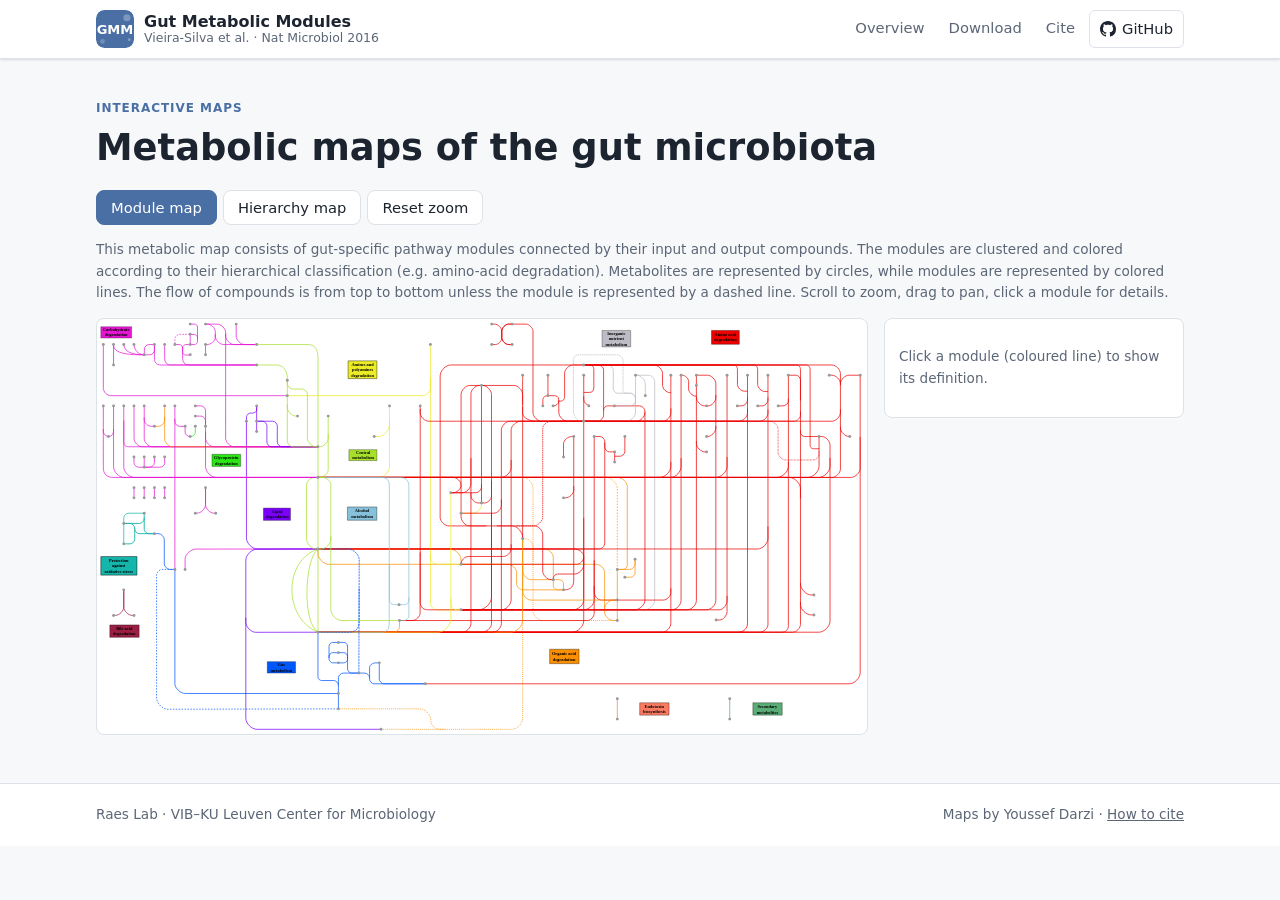
<file: docs/map/index.html>
<!DOCTYPE html>
<html lang="en">
<head>
<meta charset="utf-8">
<meta name="viewport" content="width=device-width, initial-scale=1">
<title>GMM metabolic maps – Gut Metabolic Modules</title>
<meta name="description" content="Interactive metabolic maps of the human gut metabolic modules (GMMs).">
<link rel="icon" href="../assets/logo.svg" type="image/svg+xml">
<style>
/* Companion site stylesheet — self-contained, no external dependencies. */
:root {
  --accent: #2f6f8f;
  --accent-ink: #ffffff;
  --bg: #f7f8fa;
  --surface: #ffffff;
  --surface-2: #f0f2f5;
  --text: #1c2430;
  --muted: #5b6676;
  --border: #dde2e8;
  --shadow: 0 1px 2px rgba(16, 24, 40, .06), 0 1px 3px rgba(16, 24, 40, .08);
  --radius: 10px;
  --mono: ui-monospace, SFMono-Regular, Menlo, Consolas, "Liberation Mono", monospace;
  --sans: system-ui, -apple-system, "Segoe UI", Roboto, "Helvetica Neue", Arial, sans-serif;
}
@media (prefers-color-scheme: dark) {
  :root:not([data-theme="light"]) {
    --bg: #11151b;
    --surface: #181d25;
    --surface-2: #202733;
    --text: #e6e9ee;
    --muted: #9aa5b4;
    --border: #2c3442;
    --shadow: 0 1px 2px rgba(0, 0, 0, .4);
  }
}
:root[data-theme="dark"] {
  --bg: #11151b;
  --surface: #181d25;
  --surface-2: #202733;
  --text: #e6e9ee;
  --muted: #9aa5b4;
  --border: #2c3442;
  --shadow: 0 1px 2px rgba(0, 0, 0, .4);
}

* { box-sizing: border-box; }
html { scroll-behavior: smooth; scroll-padding-top: 72px; }
body {
  margin: 0;
  background: var(--bg);
  color: var(--text);
  font: 16px/1.6 var(--sans);
  -webkit-font-smoothing: antialiased;
}
a { color: var(--accent); }
a:hover { text-decoration-thickness: 2px; }
img { max-width: 100%; height: auto; }
code, pre, .mono { font-family: var(--mono); font-size: .875em; }

/* ---------- Navbar ---------- */
.navbar {
  position: sticky; top: 0; z-index: 50;
  background: var(--surface);
  border-bottom: 1px solid var(--border);
  box-shadow: var(--shadow);
}
.navbar .inner {
  max-width: 1120px; margin: 0 auto; padding: 10px 16px;
  display: flex; align-items: center; gap: 16px;
}
.brand { display: flex; align-items: center; gap: 10px; color: var(--text); text-decoration: none; min-width: 0; }
.brand svg, .brand img { width: 38px; height: 38px; flex: none; border-radius: 8px; }
.brand .name { font-weight: 700; line-height: 1.15; white-space: nowrap; overflow: hidden; text-overflow: ellipsis; }
.brand .sub { display: block; font-weight: 400; font-size: .78rem; color: var(--muted); }
.nav-links { margin-left: auto; display: flex; gap: 4px; overflow-x: auto; scrollbar-width: none; }
.nav-links::-webkit-scrollbar { display: none; }
.nav-links a {
  color: var(--muted); text-decoration: none; padding: 6px 10px; border-radius: 6px;
  font-size: .92rem; white-space: nowrap;
}
.nav-links a:hover, .nav-links a.active { background: var(--surface-2); color: var(--text); }
.nav-links a.gh { color: var(--text); border: 1px solid var(--border); display: inline-flex; gap: 6px; align-items: center; }
.nav-links a.gh svg { width: 16px; height: 16px; fill: currentColor; }
@media (max-width: 960px) {
  html { scroll-padding-top: 110px; }
  .navbar .inner { flex-wrap: wrap; row-gap: 6px; padding-bottom: 6px; }
  .nav-links { margin-left: -10px; width: calc(100% + 10px); }
}

/* ---------- Layout ---------- */
main { max-width: 1120px; margin: 0 auto; padding: 0 16px 48px; }
.hero { padding: 40px 0 24px; }
.hero .kicker { text-transform: uppercase; letter-spacing: .08em; font-size: .75rem; font-weight: 700; color: var(--accent); }
.hero h1 { font-size: clamp(1.5rem, 3.2vw, 2.3rem); line-height: 1.2; margin: 8px 0 12px; text-wrap: balance; }
.hero .authors { color: var(--muted); margin: 0 0 4px; }
.hero .journal { margin: 0 0 18px; font-style: italic; }
.btns { display: flex; flex-wrap: wrap; gap: 8px; }
.btn {
  display: inline-flex; align-items: center; gap: 6px;
  padding: 8px 14px; border-radius: 8px; border: 1px solid var(--border);
  background: var(--surface); color: var(--text); text-decoration: none; font-size: .92rem; cursor: pointer;
  font-family: inherit;
}
.btn:hover { border-color: var(--accent); }
.btn.primary { background: var(--accent); border-color: var(--accent); color: var(--accent-ink); }
.btn.small { padding: 4px 10px; font-size: .82rem; }
.btn svg { width: 16px; height: 16px; fill: currentColor; flex: none; }

section.card {
  background: var(--surface); border: 1px solid var(--border); border-radius: var(--radius);
  box-shadow: var(--shadow); padding: 24px; margin: 20px 0;
}
section.card > h2 { margin: 0 0 4px; font-size: 1.3rem; }
section.card > .lead { color: var(--muted); margin: 0 0 16px; }
.prose p { margin: 0 0 12px; }
.prose p:last-child { margin-bottom: 0; }
.notice {
  border-left: 4px solid var(--accent); background: var(--surface-2); padding: 12px 16px; border-radius: 6px; margin: 12px 0;
}

/* ---------- Figures ---------- */
.fig-grid { display: grid; grid-template-columns: repeat(auto-fill, minmax(240px, 1fr)); gap: 16px; }
.fig {
  display: flex; flex-direction: column; border: 1px solid var(--border); border-radius: 8px; overflow: hidden;
  background: var(--surface);
}
.fig button.thumb {
  all: unset; cursor: zoom-in; display: block; background: #fff; aspect-ratio: 4 / 3;
}
.fig button.thumb img { width: 100%; height: 100%; object-fit: contain; display: block; }
.fig button.thumb:focus-visible { outline: 3px solid var(--accent); outline-offset: -3px; }
.fig .body { padding: 12px; display: flex; flex-direction: column; gap: 6px; flex: 1; }
.fig h3 { font-size: .95rem; margin: 0; line-height: 1.35; }
.fig p { margin: 0; color: var(--muted); font-size: .85rem; display: -webkit-box; -webkit-line-clamp: 4; -webkit-box-orient: vertical; overflow: hidden; }
.fig .actions { margin-top: auto; display: flex; gap: 6px; flex-wrap: wrap; padding-top: 6px; }

/* ---------- Files table ---------- */
.files { width: 100%; border-collapse: collapse; font-size: .92rem; }
.files th { text-align: left; font-size: .78rem; text-transform: uppercase; letter-spacing: .05em; color: var(--muted); padding: 8px; border-bottom: 2px solid var(--border); }
.files td { padding: 10px 8px; border-bottom: 1px solid var(--border); vertical-align: top; }
.files td.name { font-family: var(--mono); font-size: .82rem; word-break: break-all; min-width: 160px; }
.files td.size { white-space: nowrap; color: var(--muted); }
.files td.dl { text-align: right; white-space: nowrap; }
.files tr.group td { background: var(--surface-2); font-weight: 700; font-size: .85rem; }
.files .missing { color: var(--muted); font-style: italic; }
@media (max-width: 720px) {
  .files thead { display: none; }
  .files tr { display: grid; grid-template-columns: 1fr auto; gap: 2px 12px; padding: 10px 0; border-bottom: 1px solid var(--border); }
  .files td { border: 0; padding: 0; }
  .files td.name { grid-column: 1 / -1; }
  .files td.desc { grid-column: 1 / -1; }
  .files td.dl { text-align: left; }
}

/* ---------- Citation ---------- */
.cite-text { font-size: .95rem; }
pre.bibtex {
  background: var(--surface-2); border: 1px solid var(--border); border-radius: 8px; padding: 14px;
  overflow-x: auto; white-space: pre; margin: 12px 0 8px;
}
dl.meta { display: grid; grid-template-columns: max-content 1fr; gap: 6px 16px; margin: 0; }
dl.meta dt { color: var(--muted); }
dl.meta dd { margin: 0; word-break: break-word; }

/* ---------- Lightbox ---------- */
dialog.lightbox {
  border: 0; padding: 0; max-width: min(1100px, 96vw); width: 100%; border-radius: 12px;
  background: var(--surface); color: var(--text);
}
dialog.lightbox::backdrop { background: rgba(10, 14, 20, .75); }
dialog.lightbox .lb-head { display: flex; align-items: start; gap: 12px; padding: 14px 16px; border-bottom: 1px solid var(--border); }
dialog.lightbox .lb-head h3 { margin: 0; font-size: 1rem; flex: 1; }
dialog.lightbox .lb-img { background: #fff; text-align: center; max-height: 70vh; overflow: auto; }
dialog.lightbox .lb-img img { max-height: 70vh; width: auto; }
dialog.lightbox .lb-cap { padding: 12px 16px 16px; font-size: .9rem; color: var(--muted); max-height: 20vh; overflow: auto; }

/* ---------- Footer ---------- */
footer.site {
  border-top: 1px solid var(--border); background: var(--surface); color: var(--muted); font-size: .85rem;
}
footer.site .inner { max-width: 1120px; margin: 0 auto; padding: 20px 16px; display: flex; flex-wrap: wrap; gap: 8px 24px; justify-content: space-between; }
footer.site a { color: var(--muted); }

.video { width: 100%; max-width: 720px; border-radius: 8px; border: 1px solid var(--border); background: #000; display: block; }
.hero-img { max-width: 360px; border-radius: 8px; border: 1px solid var(--border); background: #fff; }
.two-col { display: grid; grid-template-columns: 1fr auto; gap: 24px; align-items: start; }
@media (max-width: 820px) { .two-col { grid-template-columns: 1fr; } .hero-img { max-width: 100%; } }

:root{--accent:#4a6fa5;}
.tabs{display:flex;gap:6px;margin:20px 0 12px;flex-wrap:wrap}
.tabs button[aria-selected="true"]{background:var(--accent);color:#fff;border-color:var(--accent)}
.map-wrap{display:grid;grid-template-columns:minmax(0,1fr) 300px;gap:16px}
@media (max-width:900px){.map-wrap{grid-template-columns:1fr}}
.map{background:#fff;border:1px solid var(--border);border-radius:8px;overflow:hidden;touch-action:none;cursor:grab;max-height:80vh}
#map-module{aspect-ratio:3157/1707} #map-hierarchy{aspect-ratio:1052/744}
.panel{align-self:start}
.map svg{width:100%;height:100%;display:block}
.map.dragging{cursor:grabbing}
.panel{background:var(--surface);border:1px solid var(--border);border-radius:8px;padding:14px;font-size:.9rem;max-height:70vh;overflow:auto}
.panel h3{margin:0 0 6px;font-size:1rem}
.panel ol{padding-left:20px;margin:6px 0}
.panel li{margin:3px 0}
.ko{display:inline-block;font-family:var(--mono);font-size:.78rem;background:var(--surface-2);border:1px solid var(--border);border-radius:4px;padding:0 5px;margin:1px 2px}
.panel table{width:100%;border-collapse:collapse} .panel td{padding:3px 4px;border-bottom:1px solid var(--border);vertical-align:top}
.panel td:first-child{font-family:var(--mono);font-size:.8rem;white-space:nowrap}
[id^="MF"]{cursor:pointer} #egg-elements > g{cursor:pointer}
.hint{color:var(--muted);font-size:.85rem}
</style>
</head>
<body>
<header class="navbar"><div class="inner">
  <a class="brand" href="../"><svg viewBox="0 0 64 64" xmlns="http://www.w3.org/2000/svg" role="img" aria-label="GMM logo"><rect width="64" height="64" rx="14" fill="#4a6fa5"/><circle cx="52" cy="13" r="6" fill="#fff" fill-opacity=".28"/><circle cx="11" cy="53" r="4" fill="#fff" fill-opacity=".22"/><circle cx="56" cy="50" r="2.5" fill="#fff" fill-opacity=".3"/><text x="32" y="39.9" text-anchor="middle" font-family="system-ui,Segoe UI,Arial,sans-serif" font-weight="800" font-size="22" fill="#fff">GMM</text></svg><span class="name">Gut Metabolic Modules<span class="sub">Vieira-Silva et al. · Nat Microbiol 2016</span></span></a>
  <nav class="nav-links" aria-label="Site"><a href="../">Overview</a><a href="../#data">Download</a><a href="../#cite">Cite</a>
  <a class="gh" href="https://github.com/raeslab/GMMs"><svg viewBox="0 0 16 16" aria-hidden="true"><path d="M8 0C3.58 0 0 3.58 0 8c0 3.54 2.29 6.53 5.47 7.59.4.07.55-.17.55-.38 0-.19-.01-.82-.01-1.49-2.01.37-2.53-.49-2.69-.94-.09-.23-.48-.94-.82-1.13-.28-.15-.68-.52-.01-.53.63-.01 1.08.58 1.23.82.72 1.21 1.87.87 2.33.66.07-.52.28-.87.51-1.07-1.78-.2-3.64-.89-3.64-3.95 0-.87.31-1.59.82-2.15-.08-.2-.36-1.02.08-2.12 0 0 .67-.21 2.2.82.64-.18 1.32-.27 2-.27.68 0 1.36.09 2 .27 1.53-1.04 2.2-.82 2.2-.82.44 1.1.16 1.92.08 2.12.51.56.82 1.27.82 2.15 0 3.07-1.87 3.75-3.65 3.95.29.25.54.73.54 1.48 0 1.07-.01 1.93-.01 2.2 0 .21.15.46.55.38A8.013 8.013 0 0016 8c0-4.42-3.58-8-8-8z"/></svg>GitHub</a></nav>
</div></header>
<main>
  <div class="hero" style="padding-bottom:0"><div class="kicker">Interactive maps</div><h1>Metabolic maps of the gut microbiota</h1></div>
  <div class="tabs" role="tablist">
    <button class="btn" role="tab" aria-selected="true" data-tab="module">Module map</button>
    <button class="btn" role="tab" aria-selected="false" data-tab="hierarchy">Hierarchy map</button>
    <button class="btn" type="button" id="reset-map">Reset zoom</button>
  </div>
  <section id="tab-module">
    <p class="hint">This metabolic map consists of gut-specific pathway modules connected by their input and output compounds. The modules are
    clustered and colored according to their hierarchical classification (e.g. amino-acid degradation). Metabolites are represented by circles,
    while modules are represented by colored lines. The flow of compounds is from top to bottom unless the module is represented by a dashed line.
    Scroll to zoom, drag to pan, click a module for details.</p>
    <div class="map-wrap"><div class="map" id="map-module"><svg id="modules_2_0" xmlns:rdf="http://www.w3.org/1999/02/22-rdf-syntax-ns#" xmlns="http://www.w3.org/2000/svg" viewBox="0 0 3157.2633 1707.0001" height="100%" width="100%" version="1.1" preserveAspectRatio="xMinYMin meet" xmlns:cc="http://creativecommons.org/ns#" xmlns:xlink="http://www.w3.org/1999/xlink" xmlns:dc="http://purl.org/dc/elements/1.1/"><metadata id="metadata7"><rdf:rdf><cc:work rdf:about=""><dc:format>image/svg+xml</dc:format><dc:type rdf:resource="http://purl.org/dc/dcmitype/StillImage"/><dc:title/></cc:work></rdf:rdf><rdf:rdf><cc:work rdf:about=""><dc:format>image/svg+xml</dc:format><dc:type rdf:resource="http://purl.org/dc/dcmitype/StillImage"/><dc:title/></cc:work></rdf:rdf><rdf:RDF><cc:Work rdf:about=""><dc:format>image/svg+xml</dc:format><dc:type rdf:resource="http://purl.org/dc/dcmitype/StillImage"/><dc:title/></cc:Work></rdf:RDF></metadata><g id="graphics"><g id="MF0123" stroke-linejoin="miter" transform="translate(1492.349,464.52429)" stroke="#FC8F00" stroke-linecap="butt" stroke-width="3px" fill="none"><path id="path4663" d="m718.65,522.48,0,20.456c0,10.579-11.863,21.544-22.442,21.544h-50.558"/><path id="path4667" d="m718.65,522.48,0,56.285c0,8.3511-9.3643,17.715-17.715,17.715h-24.29"/></g><path id="MF0080" stroke-linejoin="miter" d="m908,525,0-365.92c0-31.925-12.008-54.076-39.147-54.076h-212.85" stroke="#A7E02B" stroke-linecap="butt" stroke-miterlimit="4" stroke-dasharray="none" stroke-width="3px" fill="none"/><path id="MF0081" stroke-linejoin="miter" d="m908,525,0,125.81" stroke="#A7E02B" stroke-linecap="butt" stroke-miterlimit="4" stroke-dasharray="none" stroke-width="3px" fill="none"/><path id="MF0083" stroke-linejoin="miter" d="m908,652,0,291.98" stroke="#A7E02B" stroke-linecap="butt" stroke-miterlimit="4" stroke-dasharray="none" stroke-width="3px" fill="none"/><path id="MF0086" stroke-linejoin="miter" d="m908,947.54,0,340.46" stroke="#A7E02B" stroke-linecap="butt" stroke-miterlimit="4" stroke-dasharray="none" stroke-width="3px" fill="none"/><path id="MF0071" stroke-linejoin="miter" d="m362,441,0,23.787c0,8.7483,10.148,18.213,18.897,18.213h2.1033" stroke="#E615D4" stroke-linecap="butt" stroke-miterlimit="4" stroke-dasharray="none" stroke-width="3px" fill="none"/><path id="MF0091" stroke-linejoin="miter" d="m404,441,0,23.997c0,8.2911-8.8719,18.003-17.163,18.003h-3.837" stroke="#2be517" stroke-linecap="butt" stroke-miterlimit="4" stroke-dasharray="none" stroke-width="3px" fill="none"/><path id="MF0023" stroke-linejoin="miter" d="m2463,231,0,42" stroke="#ED0000" stroke-linecap="butt" stroke-miterlimit="4" stroke-dasharray="none" stroke-width="3px" fill="none"/><g id="MF0026" stroke-linejoin="miter" stroke="#ED0000" stroke-linecap="butt" stroke-miterlimit="4" stroke-dasharray="none" stroke-width="3px" fill="none"><path id="path4311" d="m2463,273,0,883.75c0,17.967-20.01,38.25-37.977,38.25h-929.02"/><path id="path4358" d="m2400,231,4.8125,0c12.257,0,26.188,13.556,26.188,25.812v30.184c0,14.132,15.821,30.003,29.953,30.003h2.6834"/><path id="path4451" d="m2505,357-7.6087,0c-16.278,0-34.391-18.39-34.391-34.668v-3.3322"/><path id="path5689-0" d="m2505,546-7,0c-16.499,0-35-18.501-35-35v-9"/></g><g id="MF0024" stroke-linejoin="miter" stroke="#ED0000" stroke-linecap="butt" stroke-dasharray="none" stroke-miterlimit="4" stroke-width="3px" fill="none"><path id="path5689" d="m2505,483,2.8593,0c16.499,0,35-18.501,35-35v-8"/><path id="path4396" d="m1496,1195,1008.9,0c17.881,0,37.986-19.994,37.986-37.875v-891.16c0-16.414-18.259-34.965-34.673-34.965h-45.188"/><path id="path4451-3" d="m2505,357,6.0859,0c15.669,0,31.776-18.971,31.776-34.64v-10.36"/></g><path id="MF0112" stroke-linejoin="miter" d="m908,945,542.19,0c21.333,0,45.819,23.348,45.819,44.68v18.32" stroke="#FC8F00" stroke-linecap="butt" stroke-miterlimit="4" stroke-dasharray="none" stroke-width="3px" fill="none"/><path id="MF0125" stroke-linejoin="miter" d="m2138,1155,0,78.906" stroke="#FC8F00" stroke-linecap="butt" stroke-miterlimit="4" stroke-dasharray="none" stroke-width="3px" fill="none"/><g id="MF0126" stroke-linejoin="miter" transform="translate(1253.627,162.16373)" stroke="#FC8F00" stroke-linecap="butt" stroke-miterlimit="4" stroke-dasharray="none" stroke-width="3px" fill="none"><path id="pathabcd" d="m884.37,992.84-17.381,0c-16.499,0-35,18.501-35,35v12"/><path id="path3232" d="m242.37,845.84,555.68,0c15.999,0,34.098,17.781,34.098,33.78v162.22c0,16.499,18.501,35,35,35h17.218"/></g><path id="MF0097" stroke-linejoin="miter" d="m992,1541,0,61" stroke="#0058FC" stroke-linecap="butt" stroke-miterlimit="4" stroke-dasharray="none" stroke-width="3px" fill="none"/><g id="MF0027" stroke-linejoin="miter" transform="translate(2604.0153,-124.97921)" stroke="#ED0000" stroke-linecap="butt" stroke-miterlimit="4" stroke-dasharray="none" stroke-width="3px" fill="none"><path id="path3347" d="m531.95,609.33,0,969.61c0,21.227-23.791,45.04-45.018,45.04h-1742"/><path id="path4089-0" d="m531.98,356.98-0.19749,381.99c-0.009,17.77-20.608,37-38.378,37h-2189.4"/></g><g id="MF0037" stroke-linejoin="miter" transform="translate(805.18492,-109.3909)" stroke="#ED0000" stroke-linecap="butt" stroke-miterlimit="4" stroke-dasharray="none" stroke-width="3px" fill="none"><path id="path4612-6-27-9-2" stroke-dasharray="none" d="m943.82,1012.4,0-592.45c0-17.338-18.659-37.545-35.996-37.545h-133"/><path id="path3495" d="m943.86,340.39s-0.59122,113.39,0,121.07"/><path id="path3155-9-0" d="m943.69,469.3,0,27.094c0,20.995,32.654,33,53.649,33h197.48"/></g><g id="MF0007" stroke-linejoin="miter" transform="translate(989.84389,-124.80476)" stroke="#ED0000" stroke-linecap="butt" stroke-miterlimit="4" stroke-dasharray="none" stroke-width="3px" fill="none"><path id="path3546" d="m1010.2,355.8,0,189"/><path id="path4612-6-27-5" stroke-miterlimit="4" stroke-dasharray="none" d="m1010.2,313.8,22.032,0c9.388,0,19.484,2.727,19.484,19.484v75.053c0,11.102-6.8832,18.139-18.139,18.139h-23.533"/><path id="path3610" d="m1034.1,479.85c-11.38,0-23.962-12.936-23.962-24.316v-12.971"/></g><path id="MF0031" stroke-linejoin="miter" d="m1853,231,0,84" stroke="#ED0000" stroke-linecap="butt" stroke-miterlimit="4" stroke-dasharray="none" stroke-width="3px" fill="none"/><path id="MF0012" stroke-linejoin="miter" d="m1853,315c-11.75,1.2262-21,4.3491-21,20.991v21.009" stroke="#ED0000" stroke-linecap="butt" stroke-miterlimit="4" stroke-dasharray="none" stroke-width="3px" fill="none"/><path id="MF0040" stroke-linejoin="miter" d="m1917,567,0-54.038c0-15.1,18.9-29.96,34-29.96h8.0039" stroke="#ED0000" stroke-linecap="butt" stroke-miterlimit="4" stroke-dasharray="none" stroke-width="3px" fill="none"/><path id="MF0115" stroke-linejoin="miter" d="m1749,903,0,132.96c0,16.517,18.513,35.046,35.03,35.046h90.972" stroke="#FC8F00" stroke-linecap="butt" stroke-width="3px" fill="none"/><g id="MF0128" stroke-linejoin="miter" stroke-dashoffset="0" transform="translate(792.32718,200.98623)" stroke="#FC8F00" stroke-linecap="butt" stroke-miterlimit="4" stroke-dasharray="4, 4" stroke-width="3px" fill="none"><path id="path0111-1" d="m956.67,702.01,10.875,0c14.789,0,31.678,16.274,31.678,31.062v265.97c0,18.368,20.597,38.965,38.965,38.965h307.48"/><path id="path4657" d="m999.23,796.01,0-303.81c0-19.856-22.201-42.186-42.057-42.186h-841.5"/></g><path id="MF0121" stroke-linejoin="miter" d="m2138,1029,0,124" stroke="#FC8F00" stroke-linecap="butt" stroke-width="3px" fill="none"/><path id="MF0088" stroke-linejoin="miter" d="m909,945c-141.62,44.276-146.1,282.31-1,342" stroke="#A7E02B" stroke-linecap="butt" stroke-miterlimit="4" stroke-dasharray="none" stroke-width="3px" fill="none"/><g id="MF0101" stroke-linejoin="miter" transform="translate(568.02841,810.47194)" stroke="#0058FC" stroke-linecap="butt" stroke-width="3px" fill="none"><path id="path4764" d="m591.87,606.34,0,62.629c0,9.0986,9.9405,19.559,19.039,19.559h168.79"/></g><g id="MF0098" stroke-linejoin="miter" transform="translate(462.22451,670.75799)" stroke="#0058FC" stroke-linecap="butt" stroke-width="3px" fill="none"><path id="path4778" d="m612.61,784.24-62.186-0.0556c-9.2813-0.008-20.651,9.3953-20.651,18.677v32.379"/><path id="path4782" d="m445.78,617.59,0,183.76c0,6.8269,8.5959,13.476,15.423,13.476h49.383c9.0772,0,19.195,10.239,19.195,19.316v32.942"/></g><path id="MF0099" stroke-linejoin="miter" d="m320,1030.3,0,468.31c0,18.792,23.55,40.104,42.343,40.112l628.66,0.2474" stroke="#0058FC" stroke-linecap="butt" stroke-width="3px" fill="none"/><path id="MF0055" stroke-linejoin="miter" d="m194,567,0,42.005" stroke="#E615D4" stroke-linecap="butt" stroke-miterlimit="4" stroke-dasharray="none" stroke-width="3px" fill="none"/><path id="MF0072" stroke-linejoin="miter" d="m152,567,0,22.917c0,8.7582,9.301,19.085,18.059,19.085h23.941" stroke="#E615D4" stroke-linecap="butt" stroke-miterlimit="4" stroke-dasharray="none" stroke-width="3px" fill="none"/><path id="MF0076" stroke-linejoin="miter" d="m236,567,0,23.25c0,9.0102-10.458,18.752-19.468,18.752h-22.532" stroke="#E615D4" stroke-linecap="butt" stroke-miterlimit="4" stroke-dasharray="none" stroke-width="3px" fill="none"/><path id="MF0078" stroke-linejoin="miter" d="m278,567,0,26.609c0,9.3606-11.429,15.394-20.79,15.394h-63.21" stroke="#E615D4" stroke-linecap="butt" stroke-miterlimit="4" stroke-dasharray="none" stroke-width="3px" fill="none"/><g id="MF0050" stroke-linejoin="miter" transform="translate(321.39889,340.53384)" stroke="#E615D4" stroke-linecap="butt" stroke-width="3px" fill="none"><path id="path3851" d="m124.6,353.08,0,69.556c0,16.461,18.549,34.827,35.009,34.827h6.1683"/><path id="path3851-4" d="m124.6,352.47,0,69.7c0,16.569-18.426,35.3-34.994,35.3h-6.802"/></g><path id="MF0054" stroke-linejoin="miter" d="m152,693,0,42" stroke="#E615D4" stroke-linecap="butt" stroke-width="3px" fill="none"/><path id="MF0058" stroke-linejoin="miter" d="m194,693,0,42" stroke="#E615D4" stroke-linecap="butt" stroke-width="3px" fill="none"/><path id="MF0060" stroke-linejoin="miter" d="m236,693,0,42" stroke="#E615D4" stroke-linecap="butt" stroke-width="3px" fill="none"/><path id="MF0063" stroke-linejoin="miter" d="m278,693,0,42" stroke="#E615D4" stroke-linecap="butt" stroke-width="3px" fill="none"/><path id="MF0073" stroke-linejoin="miter" d="m68,105,0,80.66" stroke="#E615D4" stroke-linecap="butt" stroke-width="3px" fill="none"/><path id="MF0132" stroke-linejoin="miter" d="m194,798-64.175,0c-9.0412,0-19.825,9.47-19.825,18.511v23.489" stroke="#14B5AA" stroke-linecap="butt" stroke-width="3px" fill="none"/><g id="MF0131" stroke-linejoin="miter" transform="matrix(1.2433319,0,0,1.2433319,-247.76565,353.58098)" stroke="#14B5AA" stroke-linecap="butt" stroke-width="3px" fill="none"><path id="path4406-1" d="m287.75,391.22,52.021,0c7.2745,0,15.539-8.0485,15.539-15.323v-18.457"/><path id="path4406-1-2" d="m389.09,425-18.79,0c-7.0276,0-14.991-7.797-14.991-14.825v-37.623"/></g><path id="MF0130" stroke-linejoin="miter" d="m110,840,0,83.866" stroke="#14B5AA" stroke-linecap="butt" stroke-width="3px" fill="none"/><g id="MF0129" stroke-linejoin="miter" transform="matrix(1.2433319,0,0,1.2433319,-255.76565,353.58098)" stroke="#14B5AA" stroke-linecap="butt" stroke-width="3px" fill="none"><path id="path4487" d="m294.18,391.22,20.811,0c7.2335,0,15.44,8.015,15.44,15.248v37.401c0,7.1336-8.2176,14.911-15.351,14.911h-20.9"/><path id="path4406-1-2-3" d="m395.52,425-49.866,0c-7.0608,0-15.223-7.6689-15.223-14.73v-2.1603"/></g><g id="MF0016" stroke-linejoin="miter" transform="matrix(-1,0,0,1,2834.0713,265.50498)" stroke="#ED0000" stroke-linecap="butt" stroke-width="3px" fill="none"><path id="path_path" stroke-miterlimit="4" stroke-dasharray="none" d="m707.07,280.5,0,42"/><path id="path3379" d="m665.07,217.5,0,61.437c0,9.1637,10.259,19.456,19.423,19.456h22.763"/></g><path id="MF0056" stroke-linejoin="miter" d="m446,105,0,42" stroke="#E615D4" stroke-linecap="butt" stroke-miterlimit="4" stroke-dasharray="none" stroke-width="3px" fill="none"/><g id="MF0048" stroke-linejoin="miter" transform="translate(14.339943,-296.7459)" stroke="#E615D4" stroke-linecap="butt" stroke-miterlimit="4" stroke-dasharray="none" stroke-width="3px" fill="none"><path id="path3100" d="m431.66,317.75,6.6367,0c15.157,0,33.413,15.682,33.413,30.839v23.924c0,14.85-18.763,29.237-33.612,29.237h-6.4375"/><path id="path3104" d="m471.71,358.56,0,9.3125c0,16.458,18.492,33.875,34.949,33.875h134.88"/></g><path id="MF0075" stroke-linejoin="miter" d="m68.092,107.05c0,42.717,93.297,39.966,123.8,39.966" stroke="#E615D4" stroke-linecap="butt" stroke-miterlimit="4" stroke-dasharray="none" stroke-width="3px" fill="none"/><path id="MF0051" stroke-linejoin="miter" d="m237,105-24,0c-8.721,0-18.5,9.779-18.5,18.5v22.5" stroke="#E615D4" stroke-linecap="butt" stroke-miterlimit="4" stroke-dasharray="none" stroke-width="3px" fill="none"/><g id="MF0062" stroke-linejoin="miter" transform="translate(159.74391,20.639604)" stroke="#E615D4" stroke-linecap="butt" stroke-width="3px" fill="none"><path id="path4173" d="m223.26,0.3605,18.322,0c5.515,0,11.699,6.184,11.699,11.699v59.855c0,5.8669-6.5787,12.446-12.446,12.446h-17.576"/><path id="path4175" d="m223.28,42.903,17,0c6.1283,0,13,6.8717,13,13v6.4572"/></g><path id="MF0107" stroke-linejoin="miter" d="m656,420.02,0,41.978" stroke="#7A00FC" stroke-linecap="butt" stroke-miterlimit="4" stroke-dasharray="none" stroke-width="3px" fill="none"/><g id="MF0111" stroke-linejoin="miter" transform="translate(628.11775,297.79136)" stroke="#7A00FC" stroke-linecap="butt" stroke-width="3px" fill="none"><path id="path4128" d="m27.882,59.205,0,61.718"/><path id="path4132" d="m27.933,59.209,0,16.362c0,7.279-10.078,13.252-17.357,13.252h-7.6272c-7.5866,0-16.81,7.6739-16.886,15.26l-0.18113,18.126"/></g><path id="MF0053" stroke-linejoin="miter" d="m26,103.55,0,181.34c0,14.195,15.917,30.112,30.112,30.112h725.89" stroke="#E615D4" stroke-linecap="butt" stroke-miterlimit="4" stroke-dasharray="none" stroke-width="3px" fill="none"/><path id="MF0074" stroke-linejoin="miter" d="m110.09,104.43c0,37.296,52.216,42.57,81.833,42.57" stroke="#E615D4" stroke-linecap="butt" stroke-miterlimit="4" stroke-dasharray="none" stroke-width="3px" fill="none"/><path id="MF0061" stroke-linejoin="miter" d="m152.06,103.68c0,20.638,16.221,43.321,39.87,43.321" stroke="#E615D4" stroke-linecap="butt" stroke-miterlimit="4" stroke-dasharray="none" stroke-width="3px" fill="none"/><path id="MF0045" stroke-linejoin="miter" d="m572,21,0,49.322c0,16.482,18.687,34.678,35.169,34.678h49.189" stroke="#E615D4" stroke-linecap="butt" stroke-miterlimit="4" stroke-dasharray="none" stroke-width="3px" fill="none"/><g id="MF0005" stroke-linejoin="miter" transform="matrix(-1,0,0,1,1597.7018,117.43842)" stroke="#EBEB26" stroke-linecap="butt" stroke-miterlimit="4" stroke-dasharray="none" stroke-width="3px" fill="none"><path id="path4176" d="m395.7,239.56,0,249.14c0,21.158,23.746,44.861,44.904,44.861h249.1"/><path id="path4668" d="m395.7,304.56,0,11.28c0,22.299,22.455,49.722,44.754,49.722h18.231"/></g><path id="MF0087" stroke-linejoin="miter" d="m908.19,945.19c-55.64,40.202-65.444,302.4-0.1875,341.29" stroke="#A7E02B" stroke-linecap="butt" stroke-miterlimit="4" stroke-dasharray="none" stroke-width="3px" fill="none"/><path id="MF0104" stroke-linejoin="miter" d="m1496,1195,754,0.02c19.31,0.0005,41.517-20.832,41.517-40.141v-897.41c0-11.938-12.534-26.08-24.472-26.149l-54.045-0.31513" stroke="#BDBBC4" stroke-linecap="butt" stroke-miterlimit="4" stroke-dasharray="none" stroke-width="3px" fill="none"/><g id="MF0032" stroke-linejoin="miter" transform="translate(445.24689,-61.717925)" stroke="#ED0000" stroke-linecap="butt" stroke-width="3px" fill="none"><path id="path3377" d="m1050.8,1256.7,713.88,0c19.275,0,41.639-20.85,41.639-40.125v-776.09c0-10.269-11.515-21.783-21.783-21.783h-103.73"/><path id="path3407" d="m1806.2,442.54,0,4.2653c0,16.569-18.81,34.916-35.379,34.916h-216.07"/></g><g id="MF0039" stroke-linejoin="miter" transform="translate(696.09977,186.63939)" stroke="#ED0000" stroke-linecap="butt" stroke-width="3px" fill="none"><path id="path3516" stroke-miterlimit="4" stroke-dasharray="none" d="m1262.9,296.36,0,590.08c0,22.721-9.5828,39.918-39.918,39.918h-2.082"/><path id="path5158" d="m1262.9,500.36,0,15.025c0,15.764-18.137,32.975-33.902,32.975h-5.9745"/></g><path id="MF0018" stroke-linejoin="miter" d="m2000,420-172.67,0c-16.21,0-35.816-18.358-35.816-34.757v-337.13c0-10.847-16.216-26.826-27.744-27.113h-57.77" stroke="#ED0000" stroke-linecap="butt" stroke-miterlimit="4" stroke-dasharray="none" stroke-width="3px" fill="none"/><g id="MF0011" stroke-linejoin="miter" transform="translate(909.39677,-85.744693)" stroke="#ED0000" stroke-linecap="butt" stroke-miterlimit="4" stroke-dasharray="none" stroke-width="3px" fill="none"><path id="path4612-6-27" stroke-miterlimit="4" stroke-dasharray="none" d="m987.6,423.34,4.996,0c9.3872,0,19.484-2.728,19.484-19.484v-95.353c0-16.141,18.578-33.755,34.719-33.755h43.801"/><path id="path3288" d="m1090.6,505.74-67.375,0c-16.607,0-34.892-18.9-34.947-35.506l-0.0889-26.49-0.3955-28.812c-0.1207-8.7928-9.9049-14.148-18.219-14.191h-25.974"/><path id="path3319" d="m987.85,419.74,0,5.235c0,9.2323-12.017,17.765-21.249,17.765h-2"/></g><path id="MF0117" stroke-linejoin="miter" d="m1875,1071,24.908,0c7.8183,0,17.092,8.2437,17.092,16.062v25.938" stroke="#FC8F00" stroke-linecap="butt" stroke-width="3px" fill="none"/><g id="MF0116" stroke-linejoin="miter" transform="translate(772.10207,411.37504)" stroke="#FC8F00" stroke-linecap="butt" stroke-width="3px" fill="none"><path id="path3825-3" d="m1145.1,701.63-25.161,0c-8.023,0-17.005-9.0106-17.005-17.034v-24.966"/><path id="path3847" d="m723.9,596.63,192.64,0c16.464,0,35.552,17.824,35.552,34.288v45.679c0,11.712,12.945,25.033,24.658,25.033h168.15"/></g><path id="MF0114" stroke-linejoin="miter" d="m908,945,931.85,0c16.482,0,35.153,18.29,35.153,34.771v91.229" stroke="#FC8F00" stroke-linecap="butt" stroke-width="3px" fill="none"/><g id="MF0127" stroke-linejoin="miter" stroke-dashoffset="0" transform="translate(1204.1507,287.6782)" stroke="#FC8F00" stroke-linecap="butt" stroke-miterlimit="4" stroke-dasharray="4, 4" stroke-width="3px" fill="none"><path id="path3282" d="m-37.151,1398.3,537.55,0.028c21.133,0,44.451-24.072,44.451-45.205v-737.82"/><path id="path3284" d="m-212.15,1314.3,334.24-0.016c21.427,0,45.447,24.042,45.437,45.469v4.1102c0,16.234,18.203,34.437,34.437,34.437h22.91"/></g><g id="MF0029" stroke-linejoin="miter" transform="translate(1259.9007,1117.2879)" stroke="#ED0000" stroke-linecap="butt" stroke-miterlimit="4" stroke-dasharray="none" stroke-width="3px" fill="none"><path id="path4664" d="m-339.9-172.29,1139.4,0c15.217,0,27.11-7.6324,27.11-28.789v-413.53c0-9.2766-10.402-19.679-19.679-19.679h-23.851"/><path id="path3145" d="m867.1-571.29-21.668,0c-9.0014,0-18.807-10.377-18.807-19.379v-18.864"/></g><g id="MF0025" stroke-linejoin="miter" transform="translate(2066.5463,-126.57257)" stroke="#ED0000" stroke-linecap="butt" stroke-miterlimit="4" stroke-dasharray="none" stroke-width="3px" fill="none"><path id="path3933-3" d="m900.45,609.57,0,122c0,21.685-24.315,46-46,46h-2013"/><path id="path3155-9" stroke-dashoffset="0" stroke-dasharray="3, 3" d="m900.45,668.57,0,9.4477c0,16.967-10.028,27.812-27.812,27.812h-109.43c-14.66,0-31.098-16.438-31.098-31.098v-94.502c0-15.867-17.792-33.659-33.659-33.659h-765"/><path id="path4612-6-5" d="m-66.546,315.57,910.71,0c9.3872,0,19.484,2.728,19.484,19.484v307.55c0,14.794,8.1089,16.31,17.127,17.127h20.683"/></g><g id="MF0043" stroke-linejoin="miter" transform="translate(183.16038,27.016607)" stroke="#ED0000" stroke-linecap="butt" stroke-miterlimit="4" stroke-dasharray="none" stroke-width="3px" fill="none"><path id="path3374" d="m1396.8,245.98,0,483"/><path id="path3382" d="m1396.8,651.24,0,12.281c0,11.062-12.405,23.467-23.467,23.467h-102.53"/></g><g id="MF0038" stroke-linejoin="miter" transform="translate(581.22333,-111.43815)" stroke="#ED0000" stroke-linecap="butt" stroke-miterlimit="4" stroke-dasharray="none" stroke-width="3px" fill="none"><path id="path3696" d="m914.78,909.44,0-487.74c0-17.373,19.064-37.264,36.437-37.264h47.563"/><path id="path3698" d="m872.78,825.44,7.8982,0c14.98,0,33.971-14.441,33.971-29.421v-2.188c0-14.941-17.056-31.612-31.995-31.391h-555.87"/></g><path id="MF0004" stroke-linejoin="miter" d="m1580,756,0,6.9969c0,16.488-18.46,35.003-34.948,35.003h-49.052" stroke="#EBEB26" stroke-linecap="butt" stroke-miterlimit="4" stroke-dasharray="none" stroke-width="3px" fill="none"/><path id="MF0113" stroke-linejoin="miter" d="m1496,1008-544.32,0.053c-20.92,0-43.679-24.146-43.679-45.066v-15.987" stroke="#FC8F00" stroke-linecap="butt" stroke-miterlimit="4" stroke-dasharray="none" stroke-width="3px" fill="none"/><g id="g265" transform="translate(281.04003,4.4220014)"><title id="title267">alpha,alpha-Trehalose</title><circle id="C01083" d="m 296.95999,16.577999 c 0,3.313709 -2.68629,6 -6,6 -3.31371,0 -6,-2.686291 -6,-6 0,-3.313708 2.68629,-6 6,-6 3.31371,0 6,2.686292 6,6 z" cy="16.578" cx="290.96" r="6px" fill="#999"/></g><g id="g275" transform="translate(184.07002,5.929999)"><title id="title277">D-Galactose</title><circle id="C00124" d="m 267.92999,99.07 c 0,3.31371 -2.68629,6 -6,6 -3.31371,0 -6,-2.68629 -6,-6 0,-3.313709 2.68629,-6 6,-6 3.31371,0 6,2.686291 6,6 z" cy="99.07" cx="261.93" r="6px" fill="#999"/></g><g id="g280" transform="translate(184.07002,12.320006)"><title id="title282">D-Glucose 6-phosphate</title><circle id="C00092" d="m 267.92999,134.67999 c 0,3.31371 -2.68629,6 -6,6 -3.31371,0 -6,-2.68629 -6,-6 0,-3.31371 2.68629,-6 6,-6 3.31371,0 6,2.68629 6,6 z" cy="134.68" cx="261.93" r="6px" fill="#999"/></g><g id="g285" transform="translate(5.5229002,21.700001)"><title id="title287">Lactose 6-phosphate</title></g><g id="g340" transform="matrix(-1,0,0,1,639.91975,107.47012)"><title id="title342">Acceptor beta-D-glucuronoside</title><circle id="C03033" d="m 337.70001,333.53 c 0,3.31371 -2.68629,6 -6,6 -3.31371,0 -6,-2.68629 -6,-6 0,-3.31371 2.68629,-6 6,-6 3.31371,0 6,2.68629 6,6 z" transform="matrix(-1,0,0,1,567.61981,0)" cy="333.53" cx="331.7" r="6px" fill="#999"/></g><g id="g345" transform="matrix(-1,0,0,1,635.49983,131.57012)"><title id="title347">2-Dehydro-3-deoxy-6-phospho-D-gluconate</title><circle id="C04442" d="m 321.12,351.42999 c 0,3.31371 -2.6863,6 -6,6 -3.31371,0 -6,-2.68629 -6,-6 0,-3.31371 2.68629,-6 6,-6 3.3137,0 6,2.68629 6,6 z" transform="matrix(-1,0,0,1,567.61981,0)" cy="351.43" cx="315.12" r="6px" fill="#999"/></g><g id="g365" transform="translate(1587.7901,40.680082)"><title id="title367">L-2-Amino-4-mercaptobutyric acid</title><circle id="C00155" d="m 881.21002,232.32001 c 0,3.31371 -2.68629,6 -6,6 -3.31371,0 -6,-2.68629 -6,-6 0,-3.31371 2.68629,-6 6,-6 3.31371,0 6,2.68629 6,6 z" cy="232.32" cx="875.21" r="6px" fill="#999"/></g><g id="g370" transform="translate(1587.8301,42.080091)"><title id="title372">L-2-Amino-4methylthiobutyric acid</title><circle id="C00073" d="m 881.16998,188.92 c 0,3.31371 -2.68629,6 -6,6 -3.31371,0 -6,-2.68629 -6,-6 0,-3.31371 2.68629,-6 6,-6 3.31371,0 6,2.68629 6,6 z" cy="188.92" cx="875.17" r="6px" fill="#999"/></g><g id="g405" transform="translate(317.33422,-6.8298935)"><title id="title407">Succinyl coenzyme A</title><circle id="C00091" d="m 1471,237.83 c 0,3.31371 -2.6863,6 -6,6 -3.3137,0 -6,-2.68629 -6,-6 0,-3.31371 2.6863,-6 6,-6 3.3137,0 6,2.68629 6,6 z" transform="translate(-33.334161,0)" cy="237.83" cx="1465" r="6px" fill="#999"/></g><g id="g415" transform="translate(490.20003,-4.1399092)"><title id="title417">(S)-alpha-Amino-beta-phenylpropionic acid</title><circle id="C00079" d="m 1515.8,235.14 c 0,3.31371 -2.6862,6 -6,6 -3.3137,0 -6,-2.68629 -6,-6 0,-3.31371 2.6863,-6 6,-6 3.3138,0 6,2.68629 6,6 z" cy="235.14" cx="1509.8" r="6px" fill="#999"/></g><g id="g420" transform="translate(276.00006,82.710097)"><title id="title422">2-Aminosuccinic acid</title><circle id="C00049" d="m 1583,232.28999 c 0,3.31371 -2.6863,6 -6,6 -3.3137,0 -6,-2.68629 -6,-6 0,-3.31371 2.6863,-6 6,-6 3.3137,0 6,2.68629 6,6 z" cy="232.29" cx="1577" r="6px" fill="#999"/></g><g id="g425" transform="translate(276.50006,36.590086)"><title id="title427">2-Aminosuccinamic acid</title><circle id="C00152" d="m 1582.5,194.41 c 0,3.31371 -2.6863,6 -6,6 -3.3137,0 -6,-2.68629 -6,-6 0,-3.3137 2.6863,-6 6,-6 3.3137,0 6,2.6863 6,6 z" cy="194.41" cx="1576.5" r="6px" fill="#999"/></g><g id="g430" transform="translate(303.80011,36.570097)"><title id="title432">2-Oxobutanedioic acid</title><circle id="C00036" d="m 1576.2,320.42999 c 0,3.31371 -2.6863,6 -6,6 -3.3138,0 -6,-2.68629 -6,-6 0,-3.31371 2.6862,-6 6,-6 3.3137,0 6,2.68629 6,6 z" cy="320.43" cx="1570.2" r="6px" fill="#999"/></g><g id="g440" transform="translate(1656.9201,132.74008)"><title id="title442">L-Selenocysteine</title><circle id="C05688" d="m 881.08002,412.26001 c 0,3.31371 -2.68629,6 -6,6 -3.31371,0 -6,-2.68629 -6,-6 0,-3.31371 2.68629,-6 6,-6 3.31371,0 6,2.68629 6,6 z" transform="translate(-27.000032,1.0000257)" cy="412.26" cx="875.08" r="6px" fill="#999"/></g><g id="g445" transform="translate(1611.1401,-13.966757)"><title id="title447">2-Ketobutyric acid</title><circle id="C00109" d="m 899.85999,370.04001 c 0,3.31371 -2.6863,6 -6,6 -3.31371,0 -6,-2.68629 -6,-6 0,-3.31371 2.68629,-6 6,-6 3.3137,0 6,2.68629 6,6 z" transform="translate(0,0.92683822)" cy="370.04" cx="893.86" r="6px" fill="#999"/></g><g id="g450" transform="translate(1596.5201,70.110075)"><title id="title452">Methanethiol</title><circle id="C00409" d="m 914.47998,412.89001 c 0,3.31371 -2.68629,6 -6,6 -3.31371,0 -6,-2.68629 -6,-6 0,-3.3137 2.68629,-6 6,-6 3.31371,0 6,2.6863 6,6 z" cy="412.89" cx="908.48" r="6px" fill="#999"/></g><g id="g465" transform="translate(271.6,229.50014)"><title id="title467">Butanoate</title><circle id="C00246" d="m 1630.4,862.5 c 0,3.31371 -2.6863,6 -6,6 -3.3137,0 -6,-2.68629 -6,-6 0,-3.31371 2.6863,-6 6,-6 3.3137,0 6,2.68629 6,6 z" transform="translate(21.000041,20.999996)" cy="862.5" cx="1624.4" r="6px" fill="#999"/></g><g id="g475" transform="translate(1092.1,112.27011)"><title id="title477">Aminoacetic acid</title><circle id="C00037" d="m 1040.9,433.73001 c 0,3.31371 -2.6863,6 -6,6 -3.3137,0 -6,-2.68629 -6,-6 0,-3.31371 2.6863,-6 6,-6 3.3137,0 6,2.68629 6,6 z" cy="433.73" cx="1034.9" r="6px" fill="#999"/></g><g id="g480" fill="#c00033" transform="translate(1091.5518,101.4801)"><title id="title482">(6R)-5,10-Methylenetetrahydrofolate</title><circle id="C00143" d="m 1041.5,465.51999 c 0,3.31371 -2.6863,6 -6,6 -3.3137,0 -6,-2.68629 -6,-6 0,-3.31371 2.6863,-6 6,-6 3.3137,0 6,2.68629 6,6 z" transform="translate(0,21.00003)" cy="465.52" cx="1035.5" r="6px" fill="#999"/></g><g id="g495" transform="translate(901.80012,439.07015)"><title id="title497">Propanoate</title><circle id="C00163" d="m 1242.2,778.92999 c 0,3.31371 -2.6863,6 -6,6 -3.3138,0 -6,-2.68629 -6,-6 0,-3.31371 2.6862,-6 6,-6 3.3137,0 6,2.68629 6,6 z" transform="translate(0,20.999997)" cy="778.93" cx="1236.2" r="6px" fill="#999"/></g><g id="g515" transform="translate(260.37995,542.41007)"><title id="title517">2-(Methylthio)ethanesulfonate</title><circle id="C03920" d="m 737.62,933.59003 c 0,3.31371 -2.6863,6 -6,6 -3.31371,0 -6,-2.68629 -6,-6 0,-3.31371 2.68629,-6 6,-6 3.3137,0 6,2.68629 6,6 z" transform="translate(0,63.000056)" cy="933.59" cx="731.62" r="6px" fill="#999"/></g><g id="g525" transform="translate(497.30013,35.440092)"><title id="title527">Benzeneacetic acid</title><circle id="C07086" d="m 1529.7,321.56 c 0,3.31371 -2.6863,6 -6,6 -3.3138,0 -6,-2.68629 -6,-6 0,-3.31371 2.6862,-6 6,-6 3.3137,0 6,2.68629 6,6 z" cy="321.56" cx="1523.7" r="6px" fill="#999"/></g><g id="g530" transform="translate(1159.4001,265.9701)"><title id="title532">2-Hydroxypropanal</title><circle id="C05999" d="m 1057.6,721.03003 c 0,3.31371 -2.6863,6 -6,6 -3.3137,0 -6,-2.68629 -6,-6 0,-3.31371 2.6863,-6 6,-6 3.3137,0 6,2.68629 6,6 z" cy="721.03" cx="1051.6" r="6px" fill="#999"/></g><g id="g540" transform="translate(1117.4001,279.91011)"><title id="title542">1-Hydroxypropane</title><circle id="C05979" d="m 1057.6,781.09003 c 0,3.31371 -2.6863,6 -6,6 -3.3137,0 -6,-2.68629 -6,-6 0,-3.31371 2.6863,-6 6,-6 3.3137,0 6,2.68629 6,6 z" cy="781.09" cx="1051.6" r="6px" fill="#999"/></g><g id="g550" transform="translate(232.00006,37.080076)"><title id="title552">Fumarate</title><circle id="C00122" d="m 1606,319.92001 c 0,3.31371 -2.6863,6 -6,6 -3.3137,0 -6,-2.68629 -6,-6 0,-3.31371 2.6863,-6 6,-6 3.3137,0 6,2.68629 6,6 z" cy="319.92" cx="1600" r="6px" fill="#999"/></g><g id="g580" transform="translate(210.60004,257.75009)"><title id="title582">2,6-Diaminohexanoic acid</title><circle id="C00047" d="m 1754.4,225.25 c 0,3.31371 -2.6863,6 -6,6 -3.3137,0 -6,-2.68629 -6,-6 0,-3.31371 2.6863,-6 6,-6 3.3137,0 6,2.68629 6,6 z" cy="225.25" cx="1748.4" r="6px" fill="#999"/></g><g id="g585" transform="translate(187.40009,249.87008)"><title id="title587">1,5-Diaminopentane</title><circle id="C01672" d="m 1735.6,317.13 c 0,3.31371 -2.6863,6 -6,6 -3.3137,0 -6,-2.68629 -6,-6 0,-3.3137 2.6863,-6 6,-6 3.3137,0 6,2.6863 6,6 z" cy="317.13" cx="1729.6" r="6px" fill="#999"/></g><g id="g590" transform="translate(188.40009,57.280153)"><title id="title592">3-Acetoacetyl-CoA</title><circle id="C00332" d="m 1734.6,677.71997 c 0,3.31371 -2.6863,6 -6,6 -3.3137,0 -6,-2.68629 -6,-6 0,-3.31371 2.6863,-6 6,-6 3.3137,0 6,2.68629 6,6 z" cy="677.72" cx="1728.6" r="6px" fill="#999"/></g><g id="g615" transform="translate(32.129946,32.766998)"><title id="title617">D-Mannitol 1-phosphate</title><circle id="C00644" d="m 83.870003,72.233002 c 0,3.313708 -2.686292,6 -6,6 -3.313709,0 -6,-2.686292 -6,-6 0,-3.313709 2.686291,-6 6,-6 3.313708,0 6,2.686291 6,6 z" cy="72.233" cx="77.87" r="6px" fill="#999"/></g><g id="g625" transform="translate(54.099946,32.331001)"><title id="title627">D-Mannose 6-phosphate</title><circle id="C00275" d="m 103.9,72.668999 c 0,3.313708 -2.68629,6 -5.999998,6 -3.313709,0 -6,-2.686292 -6,-6 0,-3.313709 2.686291,-6 6,-6 3.313708,0 5.999998,2.686291 5.999998,6 z" cy="72.669" cx="97.9" r="6px" fill="#999"/></g><g id="g660" transform="translate(189.49002,0.0809999)"><title id="title662">Starch</title><circle id="C00369" d="m 199.50999,20.919001 c 0,3.313708 -2.68629,6 -6,6 -3.3137,0 -6,-2.686292 -6,-6 0,-3.313709 2.6863,-6 6,-6 3.31371,0 6,2.686291 6,6 z" cy="20.919" cx="193.51" r="6px" fill="#999"/></g><g id="g700" transform="translate(362.56001,153.25012)"><title id="title702">6-O-(alpha-D-Galactopyranosyl)-D-glucopyranose</title><circle id="C05402" d="m 89.440002,539.75 c 0,3.31371 -2.686291,6 -6,6 -3.313708,0 -6,-2.68629 -6,-6 0,-3.31371 2.686292,-6 6,-6 3.313709,0 6,2.68629 6,6 z" cy="539.75" cx="83.44" r="6px" fill="#999"/></g><g id="g705" transform="translate(340.76001,203.69013)"><title id="title707">beta-D-Glucose</title><circle id="C00221" d="m 69.240002,594.31 c 0,3.31371 -2.686292,6 -6,6 -3.313709,0 -6,-2.68629 -6,-6 0,-3.31371 2.686291,-6 6,-6 3.313708,0 6,2.68629 6,6 z" cy="594.31" cx="63.24" r="6px" fill="#999"/></g><g id="g710" transform="translate(385.53002,203.05012)"><title id="title712">alpha-D-Galactose</title><circle id="C00984" d="m 108.47,594.95001 c 0,3.31371 -2.68629,6 -6,6 -3.313707,0 -5.999999,-2.68629 -5.999999,-6 0,-3.31371 2.686292,-6 5.999999,-6 3.31371,0 6,2.68629 6,6 z" cy="594.95" cx="102.47" r="6px" fill="#999"/></g><g id="g715" transform="translate(12.279947,155.9201)"><title id="title717">L-Arabinopyranose</title><circle id="C00259" d="m 145.72,537.08002 c 0,3.31371 -2.68629,6 -6,6 -3.31371,0 -6,-2.68629 -6,-6 0,-3.31371 2.68629,-6 6,-6 3.31371,0 6,2.68629 6,6 z" cy="537.08" cx="139.72" r="6px" fill="#999"/></g><g id="g720" transform="translate(12.279947,141.28015)"><title id="title722">L-Arabinoketose</title><circle id="C00508" d="m 145.72,593.71997 c 0,3.31371 -2.68629,6 -6,6 -3.31371,0 -6,-2.68629 -6,-6 0,-3.31371 2.68629,-6 6,-6 3.31371,0 6,2.68629 6,6 z" cy="593.72" cx="139.72" r="6px" fill="#999"/></g><g id="g725" transform="translate(24.999947,155.87011)"><title id="title727">D-Fructose 1-phosphate</title><circle id="C01094" d="m 175,537.13 c 0,3.31371 -2.68629,6 -6,6 -3.31371,0 -6,-2.68629 -6,-6 0,-3.3137 2.68629,-6 6,-6 3.31371,0 6,2.6863 6,6 z" cy="537.13" cx="169" r="6px" fill="#999"/></g><g id="g730" transform="translate(24.999947,141.2301)"><title id="title732">beta-D-Fructose 1,6-bisphosphate</title><circle id="C05378" d="m 175,593.77002 c 0,3.31371 -2.68629,6 -6,6 -3.31371,0 -6,-2.68629 -6,-6 0,-3.31371 2.68629,-6 6,-6 3.31371,0 6,2.68629 6,6 z" cy="593.77" cx="169" r="6px" fill="#999"/></g><g id="g735" transform="translate(36.619941,155.1701)"><title id="title737">D-Ribose</title><circle id="C00121" d="m 205.38,537.83002 c 0,3.31371 -2.68629,6 -6,6 -3.3137,0 -6,-2.68629 -6,-6 0,-3.31371 2.6863,-6 6,-6 3.31371,0 6,2.68629 6,6 z" cy="537.83" cx="199.38" r="6px" fill="#999"/></g><g id="g740" transform="translate(36.619941,140.53015)"><title id="title742">D-Ribose 5-phosphate</title><circle id="C00117" d="m 205.38,594.46997 c 0,3.31371 -2.68629,6 -6,6 -3.3137,0 -6,-2.68629 -6,-6 0,-3.31371 2.6863,-6 6,-6 3.31371,0 6,2.68629 6,6 z" cy="594.47" cx="199.38" r="6px" fill="#999"/></g><g id="g745" transform="translate(51.329943,154.6101)"><title id="title747">beta-D-Fructan</title><circle id="C01355" d="m 232.67,538.39001 c 0,3.31371 -2.68629,6 -6,6 -3.31371,0 -6,-2.68629 -6,-6 0,-3.3137 2.68629,-6 6,-6 3.31371,0 6,2.6863 6,6 z" cy="538.39" cx="226.67" r="6px" fill="#999"/></g><g id="g750" transform="translate(51.329943,139.97009)"><title id="title752">beta-D-arabino-Hexulose</title><circle id="C02336" d="m 232.67,595.03003 c 0,3.31371 -2.68629,6 -6,6 -3.31371,0 -6,-2.68629 -6,-6 0,-3.31371 2.68629,-6 6,-6 3.31371,0 6,2.68629 6,6 z" cy="595.03" cx="226.67" r="6px" fill="#999"/></g><g id="g755" transform="translate(-183.50361,-429.67747)"><title id="title757">D-Glucitol</title><circle id="C00794" d="m 259.35001,538.02002 c 0,3.31371 -2.6863,6 -6,6 -3.31371,0 -6,-2.68629 -6,-6 0,-3.31371 2.68629,-6 6,-6 3.3137,0 6,2.68629 6,6 z" transform="translate(-1.8464461,-3.3425495)" cy="538.02" cx="253.35" r="6px" fill="#999"/></g><g id="g760" transform="translate(-185.35006,-405.65998)"><title id="title762">D-arabino-Hexulose</title><circle id="C00095" d="m 259.35001,594.65997 c 0,3.31371 -2.6863,6 -6,6 -3.31371,0 -6,-2.68629 -6,-6 0,-3.31371 2.68629,-6 6,-6 3.3137,0 6,2.68629 6,6 z" cy="594.66" cx="253.35" r="6px" fill="#999"/></g><g id="g765" transform="translate(-434.18005,264.88013)"><title id="title767">H2O2</title><circle id="C00027" d="m 550.17999,575.12 c 0,3.3137 -2.68629,6 -6,6 -3.31371,0 -6,-2.6863 -6,-6 0,-3.31371 2.68629,-6 6,-6 3.31371,0 6,2.68629 6,6 z" cy="575.12" cx="544.18" r="6px" fill="#999"/></g><g id="g770" transform="translate(-435.31005,308.68012)"><title id="title772">H2O</title><circle id="C00001" d="m 551.31,615.32001 c 0,3.31371 -2.68629,6 -6,6 -3.31371,0 -6,-2.68629 -6,-6 0,-3.31371 2.68629,-6 6,-6 3.31371,0 6,2.68629 6,6 z" cy="615.32" cx="545.31" r="6px" fill="#999"/></g><g id="g780" transform="translate(-370.98003,269.24012)"><title id="title782">O2-</title><circle id="C00704" d="m 570.97998,528.76001 c 0,3.31371 -2.68629,6 -6,6 -3.31371,0 -6,-2.68629 -6,-6 0,-3.31371 2.68629,-6 6,-6 3.31371,0 6,2.68629 6,6 z" cy="528.76" cx="564.98" r="6px" fill="#999"/></g><g id="g785" transform="translate(1172.5229,70.940092)"><title id="title787">(6S)-Tetrahydrofolate</title><circle id="C00101" d="m 1031.3,412.06 c 0,3.31371 -2.6862,6 -6,6 -3.3137,0 -6,-2.68629 -6,-6 0,-3.31371 2.6863,-6 6,-6 3.3138,0 6,2.68629 6,6 z" transform="translate(-28.822953,0)" cy="412.06" cx="1025.3" r="6px" fill="#999"/></g><g id="g805" transform="translate(161.13995,116.28997)"><title id="title807">Triacylglycerol</title><circle id="C00422" d="m 500.85999,282.70999 c 0,3.31371 -2.6863,6 -6,6 -3.31371,0 -6,-2.68629 -6,-6 0,-3.31371 2.68629,-6 6,-6 3.3137,0 6,2.68629 6,6 z" transform="translate(-1.211916e-6,-41.999848)" cy="282.71" cx="494.86" r="6px" fill="#999"/></g><g id="g820" transform="translate(158.16995,107.99011)"><title id="title822">1,3-Propanediol</title><circle id="C02457" d="m 503.82999,354.01001 c 0,3.31371 -2.68629,6 -6,6 -3.31371,0 -6,-2.68629 -6,-6 0,-3.31371 2.68629,-6 6,-6 3.31371,0 6,2.68629 6,6 z" cy="354.01" cx="497.83" r="6px" fill="#999"/></g><g id="g825" transform="translate(20.039939,148.42013)"><title id="title827">D-Arabinitol</title><circle id="C01904" d="m 221.96001,418.57999 c 0,3.31371 -2.68629,6 -6,6 -3.31371,0 -6,-2.68629 -6,-6 0,-3.31371 2.68629,-6 6,-6 3.31371,0 6,2.68629 6,6 z" cy="418.58" cx="215.96" r="6px" fill="#999"/></g><g id="g830" transform="translate(31.349947,148.72012)"><title id="title832">Xylitol</title><circle id="C00379" d="m 252.64999,418.28 c 0,3.31371 -2.68629,6 -6,6 -3.3137,0 -6,-2.68629 -6,-6 0,-3.31371 2.6863,-6 6,-6 3.31371,0 6,2.68629 6,6 z" cy="418.28" cx="246.65" r="6px" fill="#999"/></g><g id="g835" transform="translate(9.8399438,148.92013)"><title id="title837">D-Xylose</title><circle id="C00181" d="m 190.16,418.07999 c 0,3.31371 -2.68629,6 -6,6 -3.3137,0 -6,-2.68629 -6,-6 0,-3.31371 2.6863,-6 6,-6 3.31371,0 6,2.68629 6,6 z" cy="418.08" cx="184.16" r="6px" fill="#999"/></g><g id="g840" transform="translate(9.3399434,138.22012)"><title id="title842">D-Xylulose 5-phosphate</title><circle id="C00231" d="m 190.66,470.78 c 0,3.31371 -2.68629,6 -6,6 -3.3137,0 -6,-2.68629 -6,-6 0,-3.31371 2.6863,-6 6,-6 3.31371,0 6,2.68629 6,6 z" cy="470.78" cx="184.66" r="6px" fill="#999"/></g><g id="g845" transform="translate(-0.96005859,148.62011)"><title id="title847">Adonitol</title><circle id="C00474" d="m 158.96001,418.38 c 0,3.31371 -2.68629,6 -6,6 -3.31371,0 -6,-2.68629 -6,-6 0,-3.3137 2.68629,-6 6,-6 3.31371,0 6,2.6863 6,6 z" cy="418.38" cx="152.96" r="6px" fill="#999"/></g><g id="g880" transform="translate(718.27003,229.92009)"><title id="title882">N-Acetyl-D-glucosamine 6-phosphate</title><circle id="C00357" d="m 426.73001,253.08 c 0,3.31371 -2.68629,6 -6,6 -3.31371,0 -6,-2.68629 -6,-6 0,-3.31371 2.68629,-6 6,-6 3.31371,0 6,2.68629 6,6 z" cy="253.08" cx="420.73" r="6px" fill="#999"/></g><g id="g885" transform="translate(805.68995,129.74001)"><title id="title887">5-Acetamido-3,5-dideoxy-D-glycero-D-galacto-2-nonulosonic acid</title><circle id="C00270" d="m 402.31,227.25999 c 0,3.31371 -2.68629,6 -6,6 -3.31371,0 -6,-2.68629 -6,-6 0,-3.3137 2.68629,-6 6,-6 3.31371,0 6,2.6863 6,6 z" cy="227.26" cx="396.31" r="6px" fill="#999"/></g><g id="g895" transform="translate(-1.5263651,32.752633)"><title id="title897">D-Allose</title><circle id="C01487" d="m 37.959999,72.099998 c 0,3.313709 -2.686291,6 -6,6 -3.313708,0 -6,-2.686291 -6,-6 0,-3.313708 2.686292,-6 6,-6 3.313709,0 6,2.686292 6,6 z" transform="translate(-4.4336833,0.14736709)" cy="72.1" cx="31.96" r="6px" fill="#999"/></g><rect id="rect4157-3-6" stroke-linejoin="round" stroke-dashoffset="0" height="56.929" width="114.36" stroke="#000" stroke-linecap="butt" stroke-dasharray="none" stroke-miterlimit="4" y="47" x="2525" stroke-width="1.4071" fill="#ed0000"/><rect id="rect4157" stroke-linejoin="round" stroke-dashoffset="0" height="67.621" width="118.08" stroke="#000" stroke-linecap="butt" stroke-dasharray="none" stroke-miterlimit="4" y="47" x="2075" stroke-width="1.1592" fill="#bdbbc4"/><rect id="rect4157-3-8" stroke-linejoin="round" stroke-dashoffset="0" height="59.307" width="120.72" stroke="#000" stroke-linecap="butt" stroke-dasharray="none" stroke-miterlimit="4" y="1357" x="1860" stroke-width="1.4756" fill="#fc8f00"/><rect id="rect4157-3-0" stroke-linejoin="round" stroke-dashoffset="0" height="46.654" width="116.11" stroke="#000" stroke-linecap="butt" stroke-dasharray="none" stroke-miterlimit="4" y="1408.1" x="699.73" stroke-width="1.2836" fill="#0058fc"/><rect id="rect4157-3-1" stroke-linejoin="round" stroke-dashoffset="0" height="76.318" width="148.5" stroke="#000" stroke-linecap="butt" stroke-dasharray="none" stroke-miterlimit="4" y="976.14" x="15.679" stroke-width="1.8566" fill="#14b5aa"/><rect id="rect4157-3-5" stroke-linejoin="round" stroke-dashoffset="0" height="44.909" width="115.13" stroke="#000" stroke-linecap="butt" stroke-dasharray="none" stroke-miterlimit="4" y="537" x="1035" stroke-width="1.254" fill="#a7e02b"/><rect id="rect4157-3" stroke-linejoin="round" stroke-dashoffset="0" height="49.837" width="117.71" stroke="#000" stroke-linecap="butt" stroke-dasharray="none" stroke-miterlimit="4" y="555.89" x="472.47" stroke-width="1.3357" fill="#2be517"/><rect id="rect4157-3-96-7" stroke-linejoin="round" stroke-dashoffset="0" height="46.509" width="126.87" stroke="#000" stroke-linecap="butt" stroke-dasharray="none" stroke-miterlimit="4" y="31.7" x="15.523" stroke-width="1.0459" fill="#e615d4"/><rect id="rect4157-3-9" stroke-linejoin="round" stroke-dashoffset="0" height="50.402" width="111.14" stroke="#000" stroke-linecap="butt" stroke-dasharray="none" stroke-miterlimit="4" y="777" x="683.86" stroke-width="1.3053" fill="#7a00fc"/><rect id="rect4157-3-66" stroke-linejoin="round" stroke-dashoffset="0" height="50.833" width="120.59" stroke="#000" stroke-linecap="butt" stroke-dasharray="none" stroke-miterlimit="4" y="1257.1" x="52.592" stroke-width="1.3654" fill="#9c1e43"/><rect id="rect4157-3-50" stroke-linejoin="round" stroke-dashoffset="0" height="72.943" width="118.33" stroke="#000" stroke-linecap="butt" stroke-dasharray="none" stroke-miterlimit="4" y="172" x="1031.7" stroke-width="1.6203" fill="#ebeb26"/><rect id="rect4157-3-80" stroke-linejoin="round" stroke-dashoffset="0" height="54.707" width="120.97" stroke="#000" stroke-linecap="butt" stroke-dasharray="none" stroke-miterlimit="4" y="772.29" x="1029" stroke-width="1.4188" fill="#86c1d9"/><text id="text3698" style="word-spacing:0px;letter-spacing:0px;text-anchor:middle;text-align:center;" font-family="&apos;Ubuntu, Helvetica, Arial, serif&apos;" xml:space="preserve" font-size="18px" line-height="125%" y="554.42035" font-stretch="normal" font-variant="normal" font-style="normal" x="1093.6058" font-weight="bold" fill="#000000"><tspan id="tspan3700" y="554.42035" x="1093.6058">Central</tspan><tspan id="tspan3702" y="576.92035" x="1093.6058">metabolism</tspan></text><text id="text3704" style="word-spacing:0px;letter-spacing:0px;text-anchor:middle;text-align:center;" font-family="&apos;Ubuntu, Helvetica, Arial, serif&apos;" xml:space="preserve" font-size="18px" font-style="normal" line-height="125%" font-stretch="normal" font-variant="normal" y="795.04089" x="1088.95" font-weight="bold" fill="#000000"><tspan id="tspan3706" y="795.04089" x="1088.95">Alcohol</tspan><tspan id="tspan3710" y="817.54089" x="1088.95">metabolism</tspan></text><text id="text3714" style="word-spacing:0px;letter-spacing:0px;text-anchor:middle;text-align:center;" font-family="&apos;Ubuntu, Helvetica, Arial, serif&apos;" xml:space="preserve" font-size="18px" line-height="125%" y="577.00012" font-stretch="normal" font-variant="normal" font-style="normal" x="531.34473" font-weight="bold" fill="#000000"><tspan id="tspan3716" y="577.00012" x="531.34473" style="letter-spacing:0px;">Glycoprotein</tspan><tspan id="tspan3718" y="599.50012" x="531.34473" style="letter-spacing:0px;">degradation</tspan></text><text id="text3720" style="word-spacing:0px;letter-spacing:0px;text-anchor:middle;text-align:center;" font-family="&apos;Ubuntu, Helvetica, Arial, serif&apos;" xml:space="preserve" font-size="18px" line-height="125%" y="795.87213" font-stretch="normal" font-variant="normal" font-style="normal" x="740.73956" font-weight="bold" fill="#000000"><tspan id="tspan3722" y="795.87213" x="740.73956">Lipid</tspan><tspan id="tspan3724" y="818.37213" x="740.73956">degradation</tspan></text><text id="text3726" style="word-spacing:0px;letter-spacing:0px;text-anchor:middle;text-align:center;" font-family="&apos;Ubuntu, Helvetica, Arial, serif&apos;" xml:space="preserve" font-size="18px" font-style="normal" line-height="125%" font-stretch="normal" font-variant="normal" y="997.00012" x="88.93457" font-weight="bold" fill="#000000"><tspan id="tspan3728" y="997.00012" x="88.93457">Protection</tspan><tspan id="tspan3756" y="1019.5001" x="88.93457">against</tspan><tspan id="tspan3730" y="1042.0001" x="88.93457">oxidative stress</tspan></text><text id="text3732" style="word-spacing:0px;letter-spacing:0px;text-anchor:middle;text-align:center;" font-family="&apos;Ubuntu, Helvetica, Arial, serif&apos;" xml:space="preserve" font-size="18px" line-height="125%" y="1427.0001" font-stretch="normal" font-variant="normal" font-style="normal" x="757.05182" font-weight="bold" fill="#000000"><tspan id="tspan3736" y="1427.0001" x="757.05182">Gas</tspan><tspan id="tspan3740" y="1449.5001" x="757.05182">metabolism</tspan></text><text id="text3742" style="word-spacing:0px;letter-spacing:0px;text-anchor:middle;text-align:center;" font-family="&apos;Ubuntu, Helvetica, Arial, serif&apos;" xml:space="preserve" font-size="18px" line-height="125%" y="69.411003" font-stretch="normal" font-variant="normal" font-style="normal" x="2581.873" font-weight="bold" fill="#000000"><tspan id="tspan3744" y="69.411003" x="2581.873">Amino acid</tspan><tspan id="tspan3746" y="91.911011" x="2581.873">degradation</tspan></text><text id="text3748" style="word-spacing:0px;letter-spacing:0px;text-anchor:middle;text-align:center;" font-family="&apos;Ubuntu, Helvetica, Arial, serif&apos;" xml:space="preserve" font-size="18px" font-style="normal" line-height="125%" font-stretch="normal" font-variant="normal" y="64.939552" x="2133.918" font-weight="bold" fill="#000000"><tspan id="tspan3750" y="64.939552" x="2133.918">Inorganic</tspan><tspan id="tspan3752" y="87.439552" x="2133.918">nutrient</tspan><tspan id="tspan3754" y="109.93955" x="2133.918">metabolism</tspan></text><text id="text4545" style="word-spacing:0px;letter-spacing:0px;text-anchor:middle;text-align:center;" font-family="&apos;Ubuntu, Helvetica, Arial, serif&apos;" xml:space="preserve" font-size="18px" font-style="normal" line-height="125%" font-stretch="normal" font-variant="normal" y="49.227062" x="78.912758" font-weight="bold" fill="#000000"><tspan id="tspan4547" y="49.227062" x="78.912758">Carbohydrate</tspan><tspan id="tspan4549" y="71.727066" x="78.912758">degradation</tspan></text><text id="text4551" style="word-spacing:0px;letter-spacing:0px;text-anchor:middle;text-align:center;" font-family="&apos;Ubuntu, Helvetica, Arial, serif&apos;" xml:space="preserve" font-size="18px" font-style="normal" line-height="125%" font-stretch="normal" font-variant="normal" y="1277.0001" x="111.9668" font-weight="bold" fill="#000000"><tspan id="tspan4553" y="1277.0001" x="111.9668">Bile acid</tspan><tspan id="tspan4555" y="1299.5001" x="111.9668">degradation</tspan></text><text id="text4557" style="word-spacing:0px;letter-spacing:0px;text-anchor:middle;text-align:center;" font-family="&apos;Ubuntu, Helvetica, Arial, serif&apos;" xml:space="preserve" font-size="18px" font-style="normal" line-height="125%" font-stretch="normal" font-variant="normal" y="191.90892" x="1091.121" font-weight="bold" fill="#000000"><tspan id="tspan4559" y="191.90892" x="1091.121">Amines and</tspan><tspan id="tspan4561" y="214.40892" x="1091.121">polyamines</tspan><tspan id="tspan4563" y="236.90904" x="1091.121">degradation</tspan></text><text id="text4565" style="word-spacing:0px;letter-spacing:0px;text-anchor:middle;text-align:center;" font-family="&apos;Ubuntu, Helvetica, Arial, serif&apos;" xml:space="preserve" font-size="18px" line-height="125%" y="1381.7548" font-stretch="normal" font-variant="normal" font-style="normal" x="1919.0038" font-weight="bold" fill="#000000"><tspan id="tspan4567" y="1381.7548" x="1919.0038">Organic acid</tspan><tspan id="tspan4569" y="1404.2548" x="1919.0038">degradation</tspan></text><path id="MF0133" stroke-linejoin="miter" d="m2600,1560,0,84" stroke="#5AAD77" stroke-linecap="butt" stroke-width="3px" fill="none"/><g id="g745-7" transform="translate(2373.3301,1021.6101)"><title id="title747-4">Chorismate</title><circle id="C00251" d="m 232.67,538.39001 c 0,3.31371 -2.68629,6 -6,6 -3.31371,0 -6,-2.68629 -6,-6 0,-3.3137 2.68629,-6 6,-6 3.31371,0 6,2.6863 6,6 z" cy="538.39" cx="226.67" r="6px" fill="#999"/></g><g id="g750-7" transform="translate(2373.3301,1048.9701)"><title id="title752-2">Menaquinol</title><circle id="C05819" d="m 232.67,595.03003 c 0,3.31371 -2.68629,6 -6,6 -3.31371,0 -6,-2.68629 -6,-6 0,-3.31371 2.68629,-6 6,-6 3.31371,0 6,2.68629 6,6 z" cy="595.03" cx="226.67" r="6px" fill="#999"/></g><g id="MF0096" stroke-linejoin="miter" transform="translate(43.5229,175.7)" stroke="#0058FC" stroke-linecap="butt" stroke-miterlimit="4" stroke-width="3px" fill="none"><path id="path7635" d="m276.51,853.3-51.798,0c-11.111,0-23.57,12.459-23.57,23.57v504.52c0,21.909,24.567,46.525,46.476,46.476l700.86-1.57" style="marker-end:none;" stroke-dasharray="6, 6" stroke-dashoffset="0"/><path id="path4823" stroke-dasharray="none" d="m192.5,706.3,16.005,0c11.538,0,24.477,12.938,24.477,24.477v99.859c0,10.684,11.98,22.664,22.664,22.664h20.832"/></g><g id="MF0052" stroke-linejoin="miter" transform="translate(107.90101,125.24711)" stroke="#E615D4" stroke-linecap="butt" stroke-miterlimit="4" stroke-dasharray="none" stroke-width="3px" fill="none"><path id="path7861" d="m296.1,231.75,23.048,0c8.8648,0,18.952,9.7926,18.952,18.657v65.343"/><path id="path7861-4" d="m296.1,273.77,23.222,0c8.7875,0,18.778,9.7155,18.778,18.503v23.484"/></g><g id="MF0019" stroke-linejoin="miter" transform="matrix(-1,0,0,1,3378.5875,-169.10766)" stroke="#ED0000" stroke-linecap="butt" stroke-dasharray="none" stroke-miterlimit="4" stroke-width="3px" fill="none"><path id="path_MF0019" d="m1672.6,274.11,13.854,0c13.6,0,28.849-15.249,28.849-28.849v-25.061c0-13.618-14.015-30.09-27.633-30.09h-15.069"/><path id="path_MF0019-8" d="m1756.6,274.11-14.65,0c-12.458,0-26.427-13.969-26.427-26.427v-29.269c0-13.554,15.642-28.303,29.197-28.303h11.881"/><use id="use3797" y="0" x="0" xlink:href="#path_MF0019"/></g><g id="MF0100" stroke-linejoin="miter" transform="translate(316.64841,550.31194)" stroke="#0058FC" stroke-linecap="butt" stroke-miterlimit="4" stroke-dasharray="none" stroke-width="3px" fill="none"><path id="path9870" d="m840.9,862.69-13.873,0c-10.044,0-23.676,8.5935-23.676,18.637v47.863c0,8.8574,9.1935,19.5,18.051,19.5h210.95"/><path id="path9872" d="m759.35,904.69,24.738,0c8.8421,0,19.262,9.3958,19.262,18.238v2.7199"/></g><g id="MF0003" stroke-linejoin="miter" transform="translate(507.89549,26.966217)" stroke="#EBEB26" stroke-linecap="butt" stroke-miterlimit="4" stroke-dasharray="none" stroke-width="3px" fill="none"><path id="path10160" d="m862.1,78.034,0,1063.8c0,12.367,13.868,26.235,26.235,26.235h99.765"/><path id="path10161" d="m862.06,939.69,0,12.793c0,13.462,15.095,28.556,28.556,28.556h97.486"/><path id="path10162" d="m862.11,216.87,0,39.097c0,15.118-16.952,32.069-32.069,32.069h-555.93"/></g><g id="MF0034" stroke-linejoin="miter" transform="translate(300.17781,33.672947)" stroke="#ED0000" stroke-linecap="butt" stroke-miterlimit="4" stroke-dasharray="none" stroke-width="3px" fill="none"><path id="path3754" d="m1699.8,155.33,54.618,0c14.361,0,27.055,7.1806,27.055,21.542v184.46c0,11.786-13.216,25.002-25.002,25.002h-56.671"/><path id="path3758" d="m1825.8,323.33-27.955,0c-7.7991,0-16.544,8.7453-16.544,16.544v1.2038"/></g><g id="MF0103" stroke-linejoin="miter" transform="translate(261.85225,55.84452)" stroke="#BDBBC4" stroke-linecap="butt" stroke-miterlimit="4" stroke-width="3px" fill="none"><path id="path3419" stroke-dasharray="none" d="m1951.1,175.16-0.4423,154.11c-0.049,17.136-20.618,34.891-37.754,34.891h-174.8"/><path id="path3446" stroke-dasharray="none" d="m1864.1,301.16,64,0c10.007,0,22.723-9.6113,22.723-19.618v-9.132"/><path id="path4544" d="m1950.9,272.16,0-2.7683c0-9.5735-10.812-20.232-20.385-20.232h-22.126c-4.1172,0-8.734-4.8484-8.734-8.9657v-124.05c0-11.71-13.13-24.84-24.84-24.84h-159.83c-8.9144,0-18.91,9.9959-18.91,18.91v215.58c0,12.087,15.675,38.369,27.762,38.369h14.319" stroke-dasharray="6, 3" stroke-dashoffset="0"/><path id="path4548" stroke-dasharray="none" d="m1738.1,133.16,99.706,0c10.256,0,21.757,11.501,21.757,21.757v76.112c0,8.547,9.5839,18.131,18.131,18.131h52.906c9.5147,0,20.226,10.627,20.226,20.142v2"/></g><path id="MF0105" stroke-linejoin="miter" d="m2213,231,6.0881,0c16.535,0,33.912,19.666,33.912,36.201v47.799" stroke="#BDBBC4" stroke-linecap="butt" stroke-miterlimit="4" stroke-dasharray="none" stroke-width="3px" fill="none"/><g id="MF0033" stroke-linejoin="miter" transform="translate(1708.6236,-0.16135954)" stroke="#ED0000" stroke-linecap="butt" stroke-dasharray="none" stroke-miterlimit="4" stroke-width="3px" fill="none"><path id="path8089" style="marker-end:none;" d="m291.38,189.16,1020.1,0c16.675,0,34.732,19.327,34.732,36.001v391.14c0,16.432-18.426,34.857-34.858,34.857h-2112"/><path id="path4562" d="m1346.2,372.16,0,12.103c0,16.922-18.975,35.897-35.897,35.897h-1018.9"/><path id="path4748" d="m1300.4,231.16,10.853,0c16.481,0,34.983,18.458,34.983,34.939v3.0625"/><path id="path4748-1" d="m1427.4,231.16-46.055,0c-16.547,0-35.109,18.548-35.109,35.095v5.9068"/><path id="path4748-1-9" d="m1346.2,442.16,0,5.3023c0,16.984,19.376,35.694,36.36,35.694h1.7451"/></g><g id="MF0030" stroke-linejoin="miter" transform="translate(967.17288,30.856724)" stroke="#ED0000" stroke-linecap="butt" stroke-miterlimit="4" stroke-dasharray="none" stroke-width="3px" fill="none"><path id="path3921" d="m638.97,1166.8,61.35,0c23.378,0,33.65-16.421,33.65-40.354v-631.65" transform="matrix(-1,0,0,1,1809.797,-42.699467)"/><path id="path4796" d="m1075.8,1066.1,0,58.015c0,19.512-23.233,39.991-42.744,39.991h-504.26"/><path id="path4800" d="m1075.8,959.96,0,219.18c0,13.675-15.334,29.01-29.01,29.01h-770.96"/></g><path id="MF0120" stroke-linejoin="miter" style="marker-end:none;" d="m2138,1029,0-332.17c0-21.606-24.227-45.833-45.833-45.833h-1184.2" stroke-dashoffset="0" stroke="#FC8F00" stroke-linecap="butt" stroke-miterlimit="4" stroke-dasharray="6, 6" stroke-width="3px" fill="none"/><path id="MF0119" stroke-linejoin="miter" d="m908,651,1230.9,0c18.886,0,40.064,18.35,40.064,37.236v324.58c0,7.6301-8.5558,16.186-16.186,16.186h-24.814" stroke="#FC8F00" stroke-linecap="butt" stroke-miterlimit="4" stroke-dasharray="none" stroke-width="3px" fill="none"/><g id="g395-2" transform="translate(784.03664,21.700002)"><title id="title397-0">2-Amino-3-methylbutyric acid</title></g><g id="MF0009" stroke-linejoin="miter" transform="translate(1070.8542,12.153437)" stroke="#ED0000" stroke-linecap="butt" stroke-miterlimit="4" stroke-width="3px" fill="none"><path id="path_random" d="m1518.1,218.85,0,971c0,15.585-15.415,35-31,35h-14"/><path id="path3872" d="m1518.1,1125.5,0,19.319c0,16.502-15.498,38-32,38h-1061"/><path id="path4617" d="m1518.1,554.87,0,38.849c0,21.485-24.538,45.125-46.023,45.125h-1635"/></g><g id="MF0028" stroke-linejoin="miter" transform="translate(797.86374,-3.1530922)" stroke="#ED0000" stroke-linecap="butt" stroke-dasharray="none" stroke-miterlimit="4" stroke-width="3px" fill="none"><path id="path4617-8" d="m1602.1,234.16,0,925.87c0,17.928-20.009,38.125-37.938,38.125h-866.06"/><path id="path4617-9" d="m1602.1,575.15,0,34.305c0,20.364-21.286,44.695-41.65,44.695h-1450.4"/></g><g id="MF0041" stroke-linejoin="miter" transform="translate(-393.57015,-0.36441267)" stroke="#ED0000" stroke-linecap="butt" stroke-dasharray="none" stroke-miterlimit="4" stroke-width="3px" fill="none"><path id="path4559" d="m1721.6,357.36,0,801.34c-0.2056,17.999,4.1031,37.346,36.665,36.665h131.34"/><path id="path4095" d="m2393.6,420.36-636.95,0c-16.508,0-35.046-18.485-35.046-34.993v-15.007"/><path id="path5433" d="m1721.3,959.12,0,248.59c0,14.923-16.734,31.657-31.657,31.657h-53.103"/></g><g id="MF0015" stroke-linejoin="miter" transform="translate(-94.35029,-3.477758)" stroke="#ED0000" stroke-linecap="butt" stroke-miterlimit="4" stroke-width="3px" fill="none"><path id="path4677" d="m2094.4,423.48-260.73,0c-13.93,0-37.634,18.526-37.634,35.178v698.99c0,18.499-20.743,40.833-39.242,40.833h-166.39"/><path id="path4679" d="m1796,582.64,0,31.854c0,19.342-22.711,39.981-42.053,39.981h-751.58"/><path id="path5442" d="m1796,929.43,0.092,17.702c0.078,14.951-16.407,32.072-31.358,32.072h-144.38c-14.142,0-30,15.858-30,30v2.2755"/></g><g id="g535" transform="translate(1113.6001,307.28016)"><title id="title537">2-Hydroxypropanoic acid</title><circle id="C01432" d="m 1030.4,721.71997 c 0,3.31371 -2.6863,6 -6,6 -3.3137,0 -6,-2.68629 -6,-6 0,-3.31371 2.6863,-6 6,-6 3.3137,0 6,2.68629 6,6 z" cy="721.72" cx="1024.4" r="6px" fill="#999"/></g><g id="g555" transform="translate(50.699911,-210.88)"><title id="title557">2-Pyrrolidinecarboxylic acid</title><circle id="C00148" d="m 1661.3,231.88 c 0,3.31371 -2.6862,6 -6,6 -3.3137,0 -6,-2.68629 -6,-6 0,-3.3137 2.6863,-6 6,-6 3.3138,0 6,2.6863 6,6 z" cy="231.88" cx="1655.3" r="6px" fill="#999"/></g><g id="C02147" r="6px" fill="#999" transform="translate(1192.85,-141.67999)"><title id="title902-8-9">Dihydrolipoate</title><circle id="C01172-2-3" d="m 435.14999,162.67999 c 0,3.31371 -2.68629,6 -6,6 -3.3137,0 -6,-2.68629 -6,-6 0,-3.31371 2.6863,-6 6,-6 3.31371,0 6,2.68629 6,6 z" cy="162.68" cx="429.15" r="6px" fill="#999"/></g><g id="g560" transform="translate(31.899984,-195.29988)"><title id="title562">5-Aminopentanoate</title><circle id="C00431" d="m 1680.1,321.29999 c 0,3.31371 -2.6863,6 -6,6 -3.3137,0 -6,-2.68629 -6,-6 0,-3.31371 2.6863,-6 6,-6 3.3137,0 6,2.68629 6,6 z" transform="translate(0,-21.000004)" cy="321.3" cx="1674.1" r="6px" fill="#999"/></g><g id="C00725_wrapper" r="6px" fill="#999" transform="translate(1192.85,-36.679893)"><title id="title902-8-9-2">Lipoate</title><circle id="C00725" d="m 435.14999,162.67999 c 0,3.31371 -2.68629,6 -6,6 -3.3137,0 -6,-2.68629 -6,-6 0,-3.31371 2.6863,-6 6,-6 3.31371,0 6,2.68629 6,6 z" transform="translate(0,-21.000004)" cy="162.68" cx="429.15" r="6px" fill="#999"/></g><g id="g595" transform="translate(1012.3222,571.92684)"><title id="title597">Sulfate</title><circle id="C00059" d="m 841.53998,837.5 c 0,3.31371 -2.68629,6 -6,6 -3.31371,0 -6,-2.68629 -6,-6 0,-3.31371 2.68629,-6 6,-6 3.31371,0 6,2.68629 6,6 z" transform="translate(-687.86215,3.5733099)" cy="837.5" cx="835.54" r="6px" fill="#999"/></g><g id="g385" transform="translate(943.18064,249.86009)"><title id="title387">2-Amino-3-hydroxybutyric acid</title><circle id="C00188" d="m 1079.5,233.14 c 0,3.31371 -2.6863,6 -6,6 -3.3137,0 -6,-2.68629 -6,-6 0,-3.31371 2.6863,-6 6,-6 3.3137,0 6,2.68629 6,6 z" transform="translate(26.319429,0)" cy="233.14" cx="1073.5" r="6px" fill="#999"/></g><g id="g360" transform="translate(1550.3401,84.080092)"><title id="title362">L-2-Amino-3-hydroxypropionic acid</title><circle id="C00065" d="m 855.65997,230.92 c 0,3.31371 -2.68629,6 -6,6 -3.31371,0 -6,-2.68629 -6,-6 0,-3.31371 2.68629,-6 6,-6 3.31371,0 6,2.68629 6,6 z" transform="translate(0,-84)" cy="230.92" cx="849.66" r="6px" fill="#999"/></g><g id="g350" transform="translate(1784.3367,13.973321)"><title id="title352">(S)-alpha-Amino-beta-(3-indolyl)-propionic acid</title><circle id="C00078" d="m 812.45001,231.32001 c 0,3.31371 -2.68629,6 -6,6 -3.31371,0 -6,-2.68629 -6,-6 0,-3.31371 2.68629,-6 6,-6 3.31371,0 6,2.68629 6,6 z" transform="translate(-1.7866549,-14.293239)" cy="231.32" cx="806.45" r="6px" fill="#999"/></g><g id="g565" transform="translate(339.99278,2.0000902)"><title id="title567">Nitrate</title><circle id="C00244" d="m 1878.9,229 c 0,3.31371 -2.6863,6 -6,6 -3.3137,0 -6,-2.68629 -6,-6 0,-3.31371 2.6863,-6 6,-6 3.3137,0 6,2.68629 6,6 z" cy="229" cx="1872.9" r="6px" fill="#999"/></g><g id="g570" transform="translate(274.00007,35.74008)"><title id="title572">L-2-Aminoglutaramic acid</title><circle id="C00064" d="m 1858,321.26001 c 0,3.31371 -2.6863,6 -6,6 -3.3137,0 -6,-2.68629 -6,-6 0,-3.31371 2.6863,-6 6,-6 3.3137,0 6,2.68629 6,6 z" cy="321.26" cx="1852" r="6px" fill="#999"/></g><circle id="C00697" transform="translate(380.10005,86.000111)" cy="229" cx="1872.9" r="6px" fill="#999"/><g id="g375" transform="translate(365.18995,123.5)"><title id="title377">(S)-alpha-Amino-1H-imidazole-4-propionic acid</title><circle id="C00135" d="m 968.81,233.5 c 0,3.31371 -2.68629,6 -6,6 -3.31371,0 -6,-2.68629 -6,-6 0,-3.31371 2.68629,-6 6,-6 3.31371,0 6,2.68629 6,6 z" cy="233.5" cx="962.81" r="6px" fill="#999"/></g><path id="MF0092" stroke-linejoin="miter" d="m2138,1560,0,84.031" stroke="#FA7B61" stroke-linecap="butt" stroke-miterlimit="4" stroke-dasharray="none" stroke-width="3px" fill="none"/><circle id="C00043" d="m 77.279999,844.84003 c 0,3.31371 -2.686292,6 -6,6 -3.313709,0 -6,-2.68629 -6,-6 0,-3.31371 2.686291,-6 6,-6 3.313708,0 6,2.68629 6,6 z" transform="translate(2066.7201,715.16012)" cy="844.84" cx="71.28" r="6px" fill="#999"/><circle id="C06026" d="m 77.279999,844.84003 c 0,3.31371 -2.686292,6 -6,6 -3.313709,0 -6,-2.68629 -6,-6 0,-3.31371 2.686291,-6 6,-6 3.313708,0 6,2.68629 6,6 z" transform="translate(2066.7201,799.16013)" cy="844.84" cx="71.28" r="6px" fill="#999"/><g id="MF0042" stroke-linejoin="miter" stroke="#ED0000" stroke-linecap="butt" stroke-miterlimit="4" stroke-width="3px" fill="none"><path id="path5418" stroke-dasharray="none" d="m1496,798,0,15.334c0,16.743,17.613,36.892,34.356,36.892h267.46c16.274,0,33.687,19.063,33.687,35.337v150.19c0,16.425,18.01,35.246,34.435,35.246h9.0664"/><path id="path5420" stroke-dasharray="none" d="m1642.4,850.23,63.724,0c21.684,0,43.546,27.136,43,48.812l-0.1,3.9609"/><path id="path5422" d="m1724,850.2,70,0c17.619,0,37.551-19.581,37.551-37.2v-362.53c0-20.463,21.02-30.472,41.483-30.472h127.04" stroke-dasharray="6.00000019, 3.0000001" stroke-dashoffset="0"/><path id="path5424" stroke-dasharray="none" d="m2000,189-546.87,0c-20.797,0-43.134,24.281-43.134,45.078v581.88c0,16.676,19.769,34.271,36.445,34.271h153.55"/></g><g id="MF0095" stroke-linejoin="miter" transform="translate(-61.687468,165.43754)" stroke="#0058FC" stroke-linecap="butt" stroke-dasharray="none" stroke-miterlimit="4" stroke-width="3px" fill="none"><path id="path5530" d="m1053.5,1163.6-23.624,0c-6.9479,0-14.739,7.7907-14.739,14.739v54c0,7.0711,7.9289,15,15,15h23.317"/><path id="path5532" d="m1051.7,1205.6-21.574,0c-7.0711,0-15,7.9289-15,15v7"/></g><g id="MF0066" stroke-linejoin="miter" transform="translate(0.50000086,5.2477276e-7)" stroke="#E615D4" stroke-linecap="butt" stroke-width="3px" fill="none"><path id="path4181" d="m382.5,64.781,0,40.22"/><path id="path4181-2" d="m380.46,63-42.464,0c-8.721,0-18.5,9.779-18.5,18.5v23.5" stroke-miterlimit="4" stroke-dasharray="6.00000019, 6.00000019" stroke-dashoffset="0"/></g><g id="g665" transform="translate(188.60002,20.691002)"><title id="title667">Glycogen</title><circle id="C00182" d="m 200.39999,42.308998 c 0,3.313709 -2.68629,6 -6,6 -3.3137,0 -6,-2.686291 -6,-6 0,-3.313708 2.6863,-6 6,-6 3.31371,0 6,2.686292 6,6 z" cy="42.309" cx="194.4" r="6px" fill="#999"/></g><path id="MF0082" stroke-linejoin="miter" d="m782.05,252,0-8.924c0-31.925-17.908-54.076-45.047-54.076h-81" stroke="#A7E02B" stroke-linecap="butt" stroke-miterlimit="4" stroke-dasharray="none" stroke-width="3px" fill="none"/><g id="g775" transform="translate(-346.28008,283.2201)"><title id="title777">O2</title><circle id="C00007" d="m 588.28003,598.78003 c 0,3.31371 -2.68629,6 -6,6 -3.31371,0 -6,-2.68629 -6,-6 0,-3.31371 2.68629,-6 6,-6 3.31371,0 6,2.68629 6,6 z" cy="598.78" cx="582.28" r="6px" fill="#999"/></g><g id="MF0094" stroke-linejoin="miter" stroke="#0058FC" stroke-linecap="butt" stroke-miterlimit="4" stroke-dasharray="none" stroke-width="3px" fill="none"><path id="path5530-3" d="m992.78,1329,21.984,0c6.9479,0,14.739,7.7907,14.739,14.739v54.261c0,7.0711-7.9289,15-15,15h-21.66"/><path id="path5532-2" d="m992.69,1371,21.839,0c7.0711,0,15,7.9289,15,15v7"/><path id="path5656" d="m1029.5,1391.4,0,46.764c0,7.9346,8.8973,16.832,16.832,16.832h29.643"/></g><g id="g870-5" transform="translate(171.96005,424.50014)"><title id="title872-9">H+</title><circle id="C00080" d="m 784.03998,904.5 c 0,3.31371 -2.68629,6 -6,6 -3.31371,0 -6,-2.68629 -6,-6 0,-3.31371 2.68629,-6 6,-6 3.31371,0 6,2.68629 6,6 z" transform="translate(42.000001,0)" cy="904.5" cx="778.04" r="6px" fill="#999"/></g><g id="g870-0" transform="translate(171.96005,466.50014)"><title id="title872-1">Reduced ferredoxin</title><circle id="C00138" d="m 784.03998,904.5 c 0,3.31371 -2.68629,6 -6,6 -3.31371,0 -6,-2.68629 -6,-6 0,-3.31371 2.68629,-6 6,-6 3.31371,0 6,2.68629 6,6 z" transform="translate(42.000001,0)" cy="904.5" cx="778.04" r="6px" fill="#999"/></g><g id="g870-0-4" transform="translate(171.96005,508.50015)"><title id="title872-1-7">H2</title><circle id="C00139" d="m 784.03998,904.5 c 0,3.31371 -2.68629,6 -6,6 -3.31371,0 -6,-2.68629 -6,-6 0,-3.31371 2.68629,-6 6,-6 3.31371,0 6,2.68629 6,6 z" transform="translate(42.000001,0)" cy="904.5" cx="778.04" r="6px" fill="#999"><title id="title3805">Oxidized ferredoxin</title></circle></g><g id="g520" transform="translate(260.68995,528.41007)"><title id="title522">Methane</title><circle id="C01438" d="m 737.31,968.59003 c 0,3.31371 -2.68629,6 -6,6 -3.31371,0 -6,-2.68629 -6,-6 0,-3.31371 2.68629,-6 6,-6 3.31371,0 6,2.68629 6,6 z" transform="translate(0,105.00005)" cy="968.59" cx="731.31" r="6px" fill="#999"/></g><g id="g435" transform="translate(418.92003,628.80013)"><title id="title437">H2S</title><circle id="C00283" d="m 936.08002,870.20001 c 0,3.31371 -2.68629,6 -6,6 -3.31371,0 -6,-2.68629 -6,-6 0,-3.31371 2.68629,-6 6,-6 3.31371,0 6,2.68629 6,6 z" cy="870.2" cx="930.08" r="6px" fill="#999"/></g><g id="g355-2" transform="translate(2074.3401,-0.7798733)"><title id="title357-0">Hydrogen cyanide</title><circle id="C01326" d="m 940.65997,231.78 c 0,3.31371 -2.68629,6 -6,6 -3.31371,0 -6,-2.68629 -6,-6 0,-3.31371 2.68629,-6 6,-6 3.31371,0 6,2.68629 6,6 z" cy="231.78" cx="934.66" r="6px" fill="#999"/></g><g id="g355" transform="translate(2165.5978,-1.4115512)"><title id="title357">L-2-Amino-3-mercaptopropionic acid</title><circle id="C00097" d="m 940.65997,231.78 c 0,3.31371 -2.68629,6 -6,6 -3.31371,0 -6,-2.68629 -6,-6 0,-3.31371 2.68629,-6 6,-6 3.31371,0 6,2.68629 6,6 z" transform="translate(36.005641,0.63167791)" cy="231.78" cx="934.66" r="6px" fill="#999"/></g><circle id="C00426" transform="translate(120.99995,122.52011)" cy="234.48" cx="283" r="6px" fill="#999"/><circle id="C00607" transform="translate(120.99995,164.52012)" cy="234.48" cx="283" r="6px" fill="#999"/><path id="MF0067" stroke-linejoin="miter" d="m905.89,945-498.72,0.4116c-20.406,0.0168-45.165,20.92-45.165,41.326v42.262" stroke="#E615D4" stroke-linecap="butt" stroke-width="3px" fill="none"/><path id="MF0106" stroke-linejoin="miter" d="m614,420,0.0682,480.25c0.003,21.218,24.131,44.663,45.35,44.67l246.76,0.0803" stroke="#7A00FC" stroke-linecap="butt" stroke-width="3px" fill="none"/><g id="MF0110" stroke-linejoin="miter" transform="translate(199.06542,308.861)" stroke="#7A00FC" stroke-linecap="butt" stroke-width="3px" fill="none"><path id="path4822" d="m967.93,1377.1-510.19,0c-21.356,0-45.321-23.927-45.323-45.284l-0.0567-649.42c-0.002-21.414,24.153-45.197,45.566-45.284l250.98-1.0146"/><path id="path3274" d="m708.93,978.14-255.34,0.36321c-19.44,0.03-41.2-21.86-41.2-41.31v-18.579"/></g><g id="MF0084" stroke-linejoin="miter" transform="translate(77.957961,344.14369)" stroke="#A7E02B" stroke-linecap="butt" stroke-width="3px" fill="none"><path id="path4174-2" d="m830.04,600.86-8.25,0c-18.807,0-38.638-22.318-38.627-41.125l0.004-7.375,0.13119-215.37c0.009-15.304,19.335-30.135,34.64-30.135h12.101"/></g><g id="MF0044" stroke-linejoin="miter" transform="translate(-14.601196,760.36085)" stroke="#9C1E43" stroke-linecap="butt" stroke-width="3px" fill="none"><path id="path3851-40" d="m124.6,353.26,0,69.556c0,16.461,18.549,34.827,35.009,34.827h6.9907"/><path id="path3851-4-7" d="m124.6,352.64,0,69.873c0,16.569-18.426,35.127-34.994,35.127h-7.0057"/></g><g id="g690" transform="translate(38.789948,317.71016)"><title id="title692">3alpha,7alpha,12alpha-Trihydroxy-5beta-cholan-24-oylglycine</title><circle id="C01921" d="m 77.209999,795.28998 c 0,3.31371 -2.686291,6 -6,6 -3.313708,0 -6,-2.68629 -6,-6 0,-3.31371 2.686292,-6 6,-6 3.313709,0 6,2.68629 6,6 z" cy="795.29" cx="71.21" r="6px" fill="#999"/></g><circle id="C04661" d="m 77.279999,844.84003 c 0,3.31371 -2.686292,6 -6,6 -3.313709,0 -6,-2.68629 -6,-6 0,-3.31371 2.686291,-6 6,-6 3.313708,0 6,2.68629 6,6 z" transform="translate(-3.2799965,373.16012)" cy="844.84" cx="71.28" r="6px" fill="#999"/><circle id="C17644" d="m 77.279999,844.84003 c 0,3.31371 -2.686292,6 -6,6 -3.313709,0 -6,-2.68629 -6,-6 0,-3.31371 2.686291,-6 6,-6 3.313708,0 6,2.68629 6,6 z" transform="translate(80.720007,373.16012)" cy="844.84" cx="71.28" r="6px" fill="#999"/><g id="MF0017" stroke-linejoin="miter" transform="translate(1735.5741,19.884138)" stroke="#ED0000" stroke-linecap="butt" stroke-miterlimit="4" stroke-dasharray="none" stroke-width="3px" fill="none"><path id="path9878" d="m-827.57,1267.1,2058.1,0c21.504,0,45.94-23.786,45.94-45.29v-723.62c0-16.245-17.577-35.089-33.822-35.089h-11.178"/><path id="path9880" d="m1276.4,551.04,0,33.986c0,21.728-24.365,46.093-46.093,46.093h-2057.9"/></g><g id="MF0008" stroke-linejoin="miter" stroke="#ED0000" stroke-linecap="butt" stroke-dasharray="none" stroke-miterlimit="4" stroke-width="3px" fill="none"><path id="path10116" d="m2890.6,1084.7,0,3.2529c0,21.333,23.089,46.072,44.422,46.072h10.976"/><path id="path10116-5" d="m2890.6,1164.1,0,9.1641c0,20.572,23.942,42.75,44.514,42.75h10.875"/><path id="path4612-6-3-7" d="m2890.6,334.74,0-126.25c0-16.756-10.097-19.418-19.484-19.484h-871.12"/><path id="path5071" d="m908,1287,1950.4,0c15.2,0,32.244-17.044,32.244-32.244v-1004.1c0-7.7764-8.7199-19.63-16.496-19.63h-33.112"/><path id="path10112" d="m2890.5,736.73,0-39.948c0-21.582-24.2-45.781-45.781-45.781h-1936.7"/><path id="path10120" d="m2890.6,457,0,8.772c0,8.1216,9.1068,17.228,17.228,17.228h59.163" stroke-dashoffset="0"/><path id="path10150" d="m2890.6,379.43,0,15.007c0,12.05-13.511,25.561-25.561,25.561h-865.05"/></g><g id="MF0010" stroke-linejoin="miter" transform="translate(2086.6601,185.12294)" stroke="#ED0000" stroke-linecap="butt" stroke-width="3px" fill="none"><path id="path3155" stroke-miterlimit="4" stroke-dasharray="none" d="m-1178.7,1101.9,1905.2,0c17.784,0,27.812-10.845,27.812-27.812v-672.19"/><path id="path3814" d="m754.34,142.63,0,9.7716c0,9.8056-12.244,19.472-22.05,19.472h-19.945"/><path id="path3933" stroke-miterlimit="4" stroke-dasharray="none" d="m754.34,45.877,0,373.97c0,21.749-24.499,46.026-46.249,46.026h-1886.8"/></g><g id="MF0021" stroke-linejoin="miter" transform="translate(209.99995,-0.49000949)" stroke="#ED0000" stroke-linecap="butt" stroke-width="3px" fill="none"><path id="path4606" stroke-miterlimit="4" stroke-dasharray="none" d="m2547,231.49,0,671.29c0,20.124-22.543,42.71-42.667,42.71h-1806.3"/><path id="path4610" stroke-miterlimit="4" stroke-dasharray="none" d="m2547,372.49,0,8.113c1.2999,22.16-13.136,40.188-39.887,39.887h-717.11"/><path id="path4612" stroke-miterlimit="4" stroke-dasharray="none" d="m1790,189.49,695.15,0c9.3872,0,19.484,2.728,19.484,19.484v59.814c0,14.002,15.701,29.702,29.702,29.702h12.16"/><path id="path3322" d="m2547,852.75,0,404.37c0,14.162-19.513,30.372-33.675,30.372h-1815.3"/><path id="path3841" d="m2547,322.91,0,11.326c0,10.74-11.51,23.302-22.25,23.302h-19.75"/></g><g id="MF0020" stroke-linejoin="miter" transform="translate(1458.2981,19.913346)" stroke="#ED0000" stroke-linecap="butt" stroke-miterlimit="4" stroke-dasharray="none" stroke-width="3px" fill="none"><path id="path3992" d="m1214.7,211.09,0,1019.1c0,20.718-13.439,35.803-40.763,36.887h-1724.2"/><path id="path4004" d="m541.7,400.09,638.35,0c16.208,0,34.654-17.901,34.654-34.109v-17.891"/><path id="path4006" d="m1172.8,337.09,17.964,0c11.308,0,23.945-12.722,23.945-24.03v-10.97"/><path id="path4612-6-2" d="m541.7,169.09,612.13,0c9.387,0.066,19.484,2.728,19.484,19.484v60.186c0,13.076,14.663,27.739,27.739,27.739h12.963"/></g><g id="MF0022" stroke-linejoin="miter" transform="translate(418.58718,0.66035816)" stroke="#ED0000" stroke-linecap="butt" stroke-dasharray="none" stroke-miterlimit="4" stroke-width="3px" fill="none"><path id="path3155-7" d="m1939.4,366.73,0,17.745c0,15.765-16.198,34.861-31.963,34.861h-326.04"/><path id="path3974" d="m1939.4,586.34,0,18.328c0,21.468-23.94,45.672-45.407,45.672h-1404.6"/><path id="path4594" d="m1939.4,230.34v1020.2c0,16.874-18.921,35.795-35.795,35.795h-1414.2"/><path id="path4612-6-3" d="m1581.4,188.34,289.04,0c16.493,0,34.961,18.519,34.961,35.012v48.988c0,14.032,15.995,29.503,30.027,29.503h4.1763"/><path id="path5037" d="m1939.4,1106.3,0,16.951c0,14.637-16.412,31.049-31.049,31.049h-188.95"/></g><g id="MF0013" stroke-linejoin="miter" transform="translate(211.18757,5.2731367)" stroke="#ED0000" stroke-linecap="butt" stroke-dasharray="none" stroke-miterlimit="4" stroke-width="3px" fill="none"><path id="path3635" d="m1788.8,414.73,0,820.18c0,22.071-24.749,46.82-46.82,46.82h-1045.2"/><path id="path0102-3" d="m696.81,939.73,1053,0c16.453,0,38.988,13.815,38.988,30.268v1.3234"/><path id="path5020" d="m1788.8,968.58,0,4.8174c0,13.656-14.951,29.326-28.606,29.326h-475.41"/><path id="path5024" d="m1284.8,1189.7,461.2,0c19.497,0,42.817-20.351,42.817-39.848v-172.65"/><path id="path5544" d="m1788.8,811.24,0,193.67c0,17.825-19.988,37.813-37.812,37.813h-70.356c-7.9346,0-16.832,8.8972-16.832,16.832v6.1683"/></g><g id="MF0122" stroke-linejoin="miter" transform="translate(17.999951,-0.49000949)" stroke="#FC8F00" stroke-linecap="butt" stroke-miterlimit="4" stroke-width="3px" fill="none"><path id="path5612" d="m1731,903.49-0.2683,336.61c-0.018,22.34-25.05,47.39-47.39,47.39h-793.34"/><path id="path5613" d="m1731,1012.1,0,107.45c0,16.704,18.171,35.985,34.875,35.985h354.12"/></g><g id="MF0014" stroke-linejoin="miter" transform="translate(649.35635,205.83863)" stroke="#ED0000" stroke-linecap="butt" stroke-width="3px" fill="none"><path id="path5568" d="m1350.6,214.16-302.75,0c-16.961,0-35.624,19.372-35.624,36.333v795.19c0,16.726-18.755,35.481-35.481,35.481h-718.14"/><path id="path5570" d="m1012.3,535.69,0,24.99c0,14.788-16.467,31.484-31.254,31.484h-134.37"/></g><g id="MF0035" stroke-linejoin="miter" transform="translate(195.04628,34.436645)" stroke="#ED0000" stroke-linecap="butt" stroke-miterlimit="4" stroke-dasharray="none" stroke-width="3px" fill="none"><g id="path01" transform="translate(0,33.833508)"><path id="path3374-1" d="m1385,204.73,3.7009-0.003c17.501-0.0142,37.299,19.451,37.299,36.952v417.21c0,13.592-15.241,28.834-28.834,28.834h-12.166"/></g><path id="path6788" d="m1426,630.56,0.031,478.12c0,24.459-27.426,51.885-51.885,51.885h-73.146"/><path id="path6790" d="m712.95,1252.6,673.71,0c17.491,0,39.259-17.324,39.259-34.815v-457.47"/></g><g id="MF0036" stroke-linejoin="miter" transform="translate(-4.0000493,17.50999)" stroke="#ED0000" stroke-linecap="butt" stroke-dasharray="none" stroke-miterlimit="4" stroke-width="3px" fill="none"><path id="path4811" d="m912,1269.5,593.11,0c16.713,0,35.453-18.74,35.453-35.453v-944.11c0-16.235,18.205-34.44,34.44-34.44h9"/><path id="path4813" d="m1540.6,554.49,0,105.53c0,17.114-19.03,36.465-36.144,36.465h-46.381"/><path id="path5475" d="m1540.6,697.15,0,11.332c0,14.144,15.86,30.005,30.005,30.005h13.442"/></g><g id="MF0006" stroke-linejoin="miter" transform="translate(497.51194,180.03425)" stroke="#EBEB26" stroke-linecap="butt" stroke-width="3px" fill="none"><path id="path4190-8" d="m956.49,969.97,0,16.363c0,18.524,7.8488,28.637,28.637,28.637h13.363"/><path id="path4224" d="m956.49,533.97,0,519.96c0,25.003-28.036,53.039-53.039,53.039h-492.96"/></g><path id="MF0118" stroke-linejoin="miter" d="m908,1287,307.28,0c18.203,0,27.715-11.196,27.715-24.582v-23.418" stroke="#FC8F00" stroke-linecap="butt" stroke-miterlimit="4" stroke-dasharray="none" stroke-width="3px" fill="none"/><g id="MF0002" stroke-linejoin="miter" transform="translate(684.33628,193.16334)" stroke="#86C1D9" stroke-linecap="butt" stroke-width="3px" fill="none"><path id="path4531" stroke-miterlimit="4" stroke-dasharray="none" d="m516.89,817.04,0,139.57c0,19.129,9.8543,24.224,24.224,24.224h15.55"/><path id="path4162" d="m223.66,457.84,259.61,0c21.284,0,33.757,9.7729,33.653,33.653l-0.7,568.85c-0.11088,25.351-12.728,33.496-33.496,33.496h-259.06"/></g><g id="MF0093" stroke-linejoin="miter" stroke-dashoffset="0" transform="translate(434.62518,330.36896)" stroke="#0058FC" stroke-linecap="butt" stroke-miterlimit="4" stroke-dasharray="8.99999999, 3" stroke-width="3px" fill="none"><path id="path4244" d="m642.43,777.03,0,134.45c0,27.51-10.362,45.15-45.516,45.15h-123.54"/><path id="path4246" d="m473.37,614.63,124.07,0c21.044,0,45.421,22.87,45.356,43.913l-1.4245,466.09"/></g><g id="g875" transform="translate(227.37729,332.68397)"><title id="title877">Carbon dioxide</title><circle id="C00011" d="m 699.72998,816.96002 c 0,3.31371 -2.68629,6 -6,6 -3.31371,0 -6,-2.68629 -6,-6 0,-3.31371 2.68629,-6 6,-6 3.31371,0 6,2.68629 6,6 z" transform="translate(-13.107317,137.35615)" cy="816.96" cx="693.73" r="6px" fill="#999"/></g><g id="g800" transform="translate(1726.1301,908.83013)"><title id="title802">2,3-Benzopyrrole</title><circle id="C00463" d="m 823.87,328.17001 c 0,3.31371 -2.6863,6 -6,6 -3.31371,0 -6,-2.68629 -6,-6 0,-3.31371 2.68629,-6 6,-6 3.3137,0 6,2.68629 6,6 z" cy="328.17" cx="817.87" r="6px" fill="#999"/></g><g id="g810" transform="translate(145.95992,93.000114)"><title id="title812">Fatty acid</title><circle id="C00162" d="m 474.04001,327 c 0,3.31371 -2.68629,6 -6,6 -3.31371,0 -6,-2.68629 -6,-6 0,-3.31371 2.68629,-6 6,-6 3.31371,0 6,2.68629 6,6 z" cy="327" cx="468.04" r="6px" fill="#999"/></g><g id="g610" transform="translate(28.659947,303.65016)"><title id="title612">Poly-beta-hydroxybutyrate</title><circle id="C06143" d="m 339.34,725.34998 c 0,3.3137 -2.6863,6 -6,6 -3.31371,0 -6,-2.6863 -6,-6 0,-3.31371 2.68629,-6 6,-6 3.3137,0 6,2.68629 6,6 z" cy="725.35" cx="333.34" r="6px" fill="#999"/></g><g id="C00140" r="6px" fill="#999" transform="translate(960.84996,-57.679993)"><title id="title902-8">N-Acetyl-D-glucosamine</title><circle id="C01172-2" d="m 435.14999,162.67999 c 0,3.31371 -2.68629,6 -6,6 -3.3137,0 -6,-2.68629 -6,-6 0,-3.31371 2.6863,-6 6,-6 3.31371,0 6,2.68629 6,6 z" transform="translate(-20,0)" cy="162.68" cx="429.15" r="6px" fill="#999"/></g><g id="g400" transform="translate(169.6999,36.410094)"><title id="title402">(S)-2-Amino-5-guanidinovaleric acid</title><circle id="C00062" d="m 1416.3,236.59 c 0,3.3137 -2.6862,6 -6,6 -3.3137,0 -6,-2.6863 -6,-6 0,-3.31371 2.6863,-6 6,-6 3.3138,0 6,2.68629 6,6 z" cy="236.59" cx="1410.3" r="6px" fill="#999"/></g><g id="g505" transform="translate(170.59992,104.88013)"><title id="title507">1,4-Butanediamine</title><circle id="C00134" d="m 1415.4,561.12 c 0,3.3137 -2.6863,6 -6,6 -3.3137,0 -6,-2.6863 -6,-6 0,-3.31371 2.6863,-6 6,-6 3.3137,0 6,2.68629 6,6 z" transform="translate(0,90)" cy="561.12" cx="1409.4" r="6px" fill="#999"/></g><g id="g500" transform="translate(165.49995,141.46011)"><title id="title502">Carbamide</title><circle id="C00086" d="m 1326.5,530.53998 c 0,3.31371 -2.6863,6 -6,6 -3.3137,0 -6,-2.68629 -6,-6 0,-3.31371 2.6863,-6 6,-6 3.3137,0 6,2.68629 6,6 z" transform="translate(-32,42.000035)" cy="530.54" cx="1320.5" r="6px" fill="#999"/></g><g id="g510" transform="translate(124.09992,214.00013)"><title id="title512">4-Aminobutanoate</title><circle id="C00334" d="m 1377.9,584 c 0,3.31371 -2.6863,6 -6,6 -3.3137,0 -6,-2.68629 -6,-6 0,-3.31371 2.6863,-6 6,-6 3.3137,0 6,2.68629 6,6 z" cy="584" cx="1371.9" r="6px" fill="#999"/></g><g id="g485-3" transform="translate(1903.9001,127.5401)"><title id="title487-9">Thiocyanate</title><circle id="C01755" d="m 1195.1,355.45999 c 0,3.31371 -2.6863,6 -6,6 -3.3137,0 -6,-2.68629 -6,-6 0,-3.31371 2.6863,-6 6,-6 3.3137,0 6,2.68629 6,6 z" cy="355.46" cx="1189.1" r="6px" fill="#999"/></g><g id="g545" transform="translate(441.10005,-6.1598971)"><title id="title547">2-Ketoglutaric acid</title><circle id="C00026" d="m 1522.9,195.16 c 0,3.31371 -2.6863,6 -6,6 -3.3137,0 -6,-2.68629 -6,-6 0,-3.3137 2.6863,-6 6,-6 3.3137,0 6,2.6863 6,6 z" transform="translate(42.000004,1.847236e-7)" cy="195.16" cx="1516.9" r="6px" fill="#999"/></g><g id="g460" transform="translate(2407.604,73.074635)"><title id="title462">2-Butenoyl-CoA</title><circle id="C00877" d="m 1515.9,767.5 c 0,3.31371 -2.6863,6 -6,6 -3.3137,0 -6,-2.68629 -6,-6 0,-3.31371 2.6863,-6 6,-6 3.3137,0 6,2.68629 6,6 z" transform="translate(-2042.504,230.4255)" cy="767.5" cx="1509.9" r="6px" fill="#999"/></g><g id="g455" transform="translate(490.60005,26.500114)"><title id="title457">Glutamate</title><circle id="C00025" d="m 1515.4,393.5 c 0,3.31371 -2.6863,6 -6,6 -3.3137,0 -6,-2.68629 -6,-6 0,-3.31371 2.6863,-6 6,-6 3.3137,0 6,2.68629 6,6 z" cy="393.5" cx="1509.4" r="6px" fill="#999"/></g><g id="g390" transform="translate(1210.5001,-1.419908)"><title id="title392">2-Amino-3-methylvaleric acid</title><circle id="C00407" d="m 1153.5,232.42 c 0,3.31371 -2.6863,6 -6,6 -3.3137,0 -6,-2.68629 -6,-6 0,-3.31371 2.6863,-6 6,-6 3.3137,0 6,2.68629 6,6 z" cy="232.42" cx="1147.5" r="6px" fill="#999"/></g><g id="g575" transform="translate(972.56481,106.43348)"><title id="title577">Ammonia</title><circle id="C00014" d="m 1326.5,901.96002 c 0,3.31371 -2.6863,6 -6,6 -3.3137,0 -6,-2.68629 -6,-6 0,-3.31371 2.6863,-6 6,-6 3.3137,0 6,2.68629 6,6 z" transform="translate(-797.06486,186.60664)" cy="901.96" cx="1320.5" r="6px" fill="#999"/></g><g id="g470" transform="translate(284.60004,238.00014)"><title id="title472">Butanedionic acid</title><circle id="C00042" d="m 1470.4,623 c 0,3.31371 -2.6863,6 -6,6 -3.3137,0 -6,-2.68629 -6,-6 0,-3.31371 2.6863,-6 6,-6 3.3137,0 6,2.68629 6,6 z" transform="translate(0,41.999998)" cy="623" cx="1464.4" r="6px" fill="#999"/></g><g id="g490" transform="translate(260.49995,389.96015)"><title id="title492">Acetate</title><circle id="C00033" d="m 1241.5,688.03998 c 0,3.31371 -2.6863,6 -6,6 -3.3137,0 -6,-2.68629 -6,-6 0,-3.31371 2.6863,-6 6,-6 3.3137,0 6,2.68629 6,6 z" transform="translate(0,-70)" cy="688.04" cx="1235.5" r="6px" fill="#999"/></g><g id="g925" transform="translate(1473.2746,181.73142)"><title id="title927">Propanoyl-CoA</title><circle id="C00100" d="m 1152.9,743.03998 c 0,3.31371 -2.6863,6 -6,6 -3.3137,0 -6,-2.68629 -6,-6 0,-3.31371 2.6863,-6 6,-6 3.3137,0 6,2.68629 6,6 z" transform="translate(-482.17454,230.22874)" cy="743.04" cx="1146.9" r="6px" fill="#999"/></g><g id="g600" transform="translate(349.71425,677.70017)"><title id="title602">PEP</title><circle id="C00074" d="m 823.21997,1008.3 c 0,3.3137 -2.68629,6 -6,6 -3.31371,0 -6,-2.6863 -6,-6 0,-3.3137 2.68629,-6 6,-6 3.31371,0 6,2.6863 6,6 z" cy="1008.3" cx="817.22" r="6px" fill="#999"/></g><g id="g870" transform="translate(255.95997,482.50015)"><title id="title872">H2</title><circle id="C00282" d="m 784.03998,904.5 c 0,3.31371 -2.68629,6 -6,6 -3.31371,0 -6,-2.68629 -6,-6 0,-3.31371 2.68629,-6 6,-6 3.31371,0 6,2.68629 6,6 z" transform="translate(42.000001,68)" cy="904.5" cx="778.04" r="6px" fill="#999"/></g><g id="g395" transform="translate(1458.3001,-2.3999042)"><title id="title397">2-Amino-3-methylbutyric acid</title><circle id="C00183" d="m 1220.7,233.39999 c 0,3.31371 -2.6863,6 -6,6 -3.3138,0 -6,-2.68629 -6,-6 0,-3.3137 2.6862,-6 6,-6 3.3137,0 6,2.6863 6,6 z" cy="233.4" cx="1214.7" r="6px" fill="#999"/></g><g id="g485" transform="translate(1441.9001,1.5400988)"><title id="title487">(S)-3-Amino-2-methylpropanoate</title><circle id="C03284" d="m 1195.1,355.45999 c 0,3.31371 -2.6863,6 -6,6 -3.3137,0 -6,-2.68629 -6,-6 0,-3.31371 2.6863,-6 6,-6 3.3137,0 6,2.68629 6,6 z" cy="355.46" cx="1189.1" r="6px" fill="#999"/></g><g id="g795" transform="translate(1696.9001,32.060087)"><title id="title797">3-Oxobutanoic acid</title><circle id="C00164" d="m 1024.1,324.94 c 0,3.31371 -2.6863,6 -6,6 -3.3137,0 -6,-2.68629 -6,-6 0,-3.31371 2.6863,-6 6,-6 3.3137,0 6,2.68629 6,6 z" cy="324.94" cx="1018.1" r="6px" fill="#999"/></g><g id="g380" transform="translate(2306.4001,-3.2199115)"><title id="title382">(2S)-alpha-2-Amino-4-methylvaleric acid</title><circle id="C00123" d="m 1006.6,234.22 c 0,3.31371 -2.6863,6 -6,6 -3.31373,0 -6.00002,-2.68629 -6.00002,-6 0,-3.31371 2.68629,-6 6.00002,-6 3.3137,0 6,2.68629 6,6 z" transform="translate(-550,0)" cy="234.22" cx="1000.6" r="6px" fill="#999"/></g><g id="g790" transform="translate(2523.9318,10.133589)"><title id="title792">Benzenol</title><circle id="C00146" d="m 1121.2,355.70999 c 0,3.31371 -2.6863,6 -6,6 -3.3138,0 -6,-2.68629 -6,-6 0,-3.31371 2.6862,-6 6,-6 3.3137,0 6,2.68629 6,6 z" transform="translate(-840.13162,-8.8434907)" cy="355.71" cx="1115.2" r="6px" fill="#999"/></g><g id="g410" transform="translate(1646.1001,250.12008)"><title id="title412">L-2-Aminopropionic acid</title><circle id="C00041" d="m 1326.9,232.88 c 0,3.31371 -2.6863,6 -6,6 -3.3137,0 -6,-2.68629 -6,-6 0,-3.3137 2.6863,-6 6,-6 3.3137,0 6,2.6863 6,6 z" cy="232.88" cx="1320.9" r="6px" fill="#999"/></g><g id="g260" transform="translate(1735.2,-2.5699176)"><title id="title262">(S)-2-Amino-3-(p-hydroxyphenyl)propionic acid</title><circle id="C00082" d="m 1111.8,233.57001 c 0,3.31371 -2.6862,6 -6,6 -3.3137,0 -6,-2.68629 -6,-6 0,-3.31371 2.6863,-6 6,-6 3.3138,0 6,2.68629 6,6 z" cy="233.57" cx="1105.8" r="6px" fill="#999"/></g><g id="g485-5" transform="translate(1756.9001,696.54015)"><circle id="C06044" d="m 1195.1,355.45999 c 0,3.31371 -2.6863,6 -6,6 -3.3137,0 -6,-2.68629 -6,-6 0,-3.31371 2.6863,-6 6,-6 3.3137,0 6,2.68629 6,6 z" transform="translate(0,82)" cy="355.46" cx="1189.1" r="6px" fill="#999"/></g><g id="grand" transform="translate(1750.2599,778.99343)"><circle id="C00642" d="m 1195.1,355.45999 c 0,3.31371 -2.6863,6 -6,6 -3.3137,0 -6,-2.68629 -6,-6 0,-3.31371 2.6863,-6 6,-6 3.3137,0 6,2.68629 6,6 z" transform="translate(6.6401796,81.546726)" cy="355.46" cx="1189.1" r="6px" fill="#999"/></g><rect id="rect4157-3-66-9" stroke-linejoin="round" stroke-dashoffset="0" height="50.833" width="120.59" stroke="#000" stroke-linecap="butt" stroke-dasharray="none" stroke-miterlimit="4" y="1577" x="2230" stroke-width="1.3654" fill="#fa7b61"/><text id="text4613" style="word-spacing:0px;letter-spacing:0px;text-anchor:middle;text-align:center;" font-family="&apos;Ubuntu, Helvetica, Arial, serif&apos;" xml:space="preserve" font-size="18px" line-height="125%" y="1597.0001" font-stretch="normal" font-variant="normal" font-style="normal" x="2289.9299" font-weight="bold" fill="#000000"><tspan id="tspan4615" y="1597.0001" x="2292.0042">Endotoxin </tspan><tspan id="tspan4617" y="1619.5001" x="2289.9299">biosynthesis</tspan></text><rect id="rect4157-3-66-9-9" stroke-linejoin="round" stroke-dashoffset="0" height="50.833" width="120.59" stroke="#000" stroke-linecap="butt" stroke-dasharray="none" stroke-miterlimit="4" y="1577" x="2695" stroke-width="1.3654" fill="#5aad77"/><text id="text4613-5" style="word-spacing:0px;letter-spacing:0px;text-anchor:middle;text-align:center;" font-family="&apos;Ubuntu, Helvetica, Arial, serif&apos;" xml:space="preserve" font-size="18px" line-height="125%" y="1599.1359" font-stretch="normal" font-variant="normal" font-style="normal" x="2754.7314" font-weight="bold" fill="#000000"><tspan id="tspan4648" y="1599.1359" x="2754.7314">Secondary</tspan><tspan id="tspan4652" y="1621.6359" x="2754.7314">metabolites</tspan></text><g id="MF0001" stroke-linejoin="miter" transform="translate(413.99581,191.96336)" stroke="#86C1D9" stroke-linecap="butt" stroke-width="3px" fill="none"><path id="path4154" d="m494,459.04,334.55,0c23.719,0,39.02,7.6355,39.02,39.02v530.24c0,9.1528-10.913,18.744-20.066,18.744h-18.5"/><path id="path4156" d="m867.68,951.88,0,8.4334c0,15.822-8.8351,21.727-21.727,21.727h-18.947"/></g><g id="g855" transform="translate(403.30003,385.56013)"><title id="title857">Dehydrated ethanol</title><circle id="C00469" d="m 843.70001,767.44 c 0,3.31371 -2.68629,6 -6,6 -3.31371,0 -6,-2.68629 -6,-6 0,-3.31371 2.68629,-6 6,-6 3.31371,0 6,2.68629 6,6 z" transform="translate(0,21.000003)" cy="767.44" cx="837.7" r="6px" fill="#999"/></g><g id="MF0089" stroke-linejoin="miter" transform="translate(476.9455,240.38688)" stroke="#A7E02B" stroke-linecap="butt" stroke-width="3px" fill="none"><path id="path4079" stroke-miterlimit="4" d="m473.05,232.82,0,16.926c0,16.621-19.021,34.871-35.642,34.871h-6.3582"/><path id="path4077" d="m473.05,159.15,0,219.98c0,15.596-19.01,31.488-34.606,31.488h-7.3936"/></g><g id="MF0085" stroke-linejoin="miter" transform="translate(391.60802,235.0533)" stroke="#A7E02B" stroke-linecap="butt" stroke-width="3px" fill="none"><path id="path4537" stroke-miterlimit="4" stroke-dasharray="none" d="m569.3,656.95,0,12.08c0,18.966-20.567,40.92-39.533,40.92h-10.765"/><path id="path4174" d="m851.38,1003.9-237.8,0c-21.043,0-44.277-23.957-44.277-45v-513.71c0-15.242-19.87-29.293-35.112-29.293h-17.799"/></g><g id="g860" transform="translate(405.32287,331.00007)"><title id="title862">Formate</title><circle id="C00058" d="m 843.96997,740 c 0,3.31371 -2.68629,6 -6,6 -3.31371,0 -6,-2.68629 -6,-6 0,-3.31371 2.68629,-6 6,-6 3.31371,0 6,2.68629 6,6 z" transform="translate(-0.2927951,168.00007)" cy="740" cx="837.97" r="6px" fill="#999"/></g><g id="g850" transform="translate(214.02998,243.50013)"><title id="title852">Acetyl coenzyme A</title><circle id="C00024" d="m 699.96997,659.5 c 0,3.31371 -2.68629,6 -6,6 -3.31371,0 -6,-2.68629 -6,-6 0,-3.31371 2.68629,-6 6,-6 3.31371,0 6,2.68629 6,6 z" transform="translate(0,42)" cy="659.5" cx="693.97" r="6px" fill="#999"/></g><g id="MF0069" stroke-linejoin="miter" transform="translate(-95.704546,-39.503138)" stroke="#E615D4" stroke-linecap="butt" stroke-miterlimit="4" stroke-dasharray="none" stroke-width="3px" fill="none"><path id="path3998" d="m121.6,491.5,0,10c0,9.9476,11.154,21,21.102,21h1"/><path id="path3935-8" d="m121.7,396.55c-0.002,71.787-0.37138,178.91,0,250.69-0.87214,28.061,12.752,43.192,43.263,43.263h837.7"/></g><g id="MF0068" stroke-linejoin="miter" transform="translate(-84.9266,-39.309838)" stroke="#E615D4" stroke-linecap="butt" stroke-miterlimit="4" stroke-dasharray="none" stroke-width="3px" fill="none"><path id="path3935" d="m152.93,396.31,0,250.74c0,20.315,22.611,43.263,42.927,43.263h795.21"/><path id="path3998-3" d="m152.93,491.31,0,5.5041c0,11.92-7.0797,25.496-19,25.496h-2"/></g><g id="MF0070" stroke-linejoin="miter" transform="matrix(-1,0,0,1,576.64026,226.39586)" stroke="#E615D4" stroke-linecap="butt" stroke-width="3px" fill="none"><path id="path4079-8" stroke-miterlimit="4" stroke-dasharray="none" d="m466.61,190.54c0,16.617,0.0726,78.542,0,88-0.11861,15.46-8.932,20.064-20.064,20.064h-774.85"/><path id="path4077-9" d="m466.64,130.6,0,251.9c0,20.268-23.606,42.099-43.875,42.099h-752.75"/></g><path id="MF0077" stroke-linejoin="miter" d="m152,357,0.22221,134.51c0.0261,15.79,17.7,33.49,33.49,33.49h719.68" stroke="#E615D4" stroke-linecap="butt" stroke-miterlimit="4" stroke-dasharray="none" stroke-width="3px" fill="none"/><g id="MF0059" stroke-linejoin="miter" transform="translate(-165.69005,-9.8431385)" stroke="#E615D4" stroke-linecap="butt" stroke-miterlimit="4" stroke-dasharray="none" stroke-width="3px" fill="none"><path id="path055" d="m359.69,366.84,0,134.84c0,15.633,17.53,33.163,33.163,33.163h679.29"/><path id="path4062" d="m359.69,414.4,0,10.015c0,13.18,16.231,26.426,29.411,26.426h12.589"/></g><g id="MF0124" stroke-linejoin="miter" transform="translate(-110.07226,-11.901138)" stroke="#FC8F00" stroke-linecap="butt" stroke-miterlimit="4" stroke-dasharray="none" stroke-width="3px" fill="none"><path id="path0113" d="m388.07,368.9,0,135.9c0,15.133,16.969,32.101,32.101,32.101h597.3"/><path id="path4062-0" d="m346.07,452.9,17.215,0c12,0,24.937-13.966,24.937-25.966v-13.564"/></g><g id="MF0064" stroke-linejoin="miter" transform="translate(37.51978,63.710022)" stroke="#E615D4" stroke-linecap="butt" stroke-miterlimit="4" stroke-dasharray="none" stroke-width="3px" fill="none"><path id="ath3376" d="m282.48,293.29,0,672"/><path id="path4062-0-9" d="m324.48,377.29-23.232,0c-8.7916,0-18.768-9.7394-18.768-18.531v-12.469"/></g><g id="MF0065" stroke-linejoin="miter" transform="translate(162.43001,107.45011)" stroke="#E615D4" stroke-linecap="butt" stroke-miterlimit="4" stroke-dasharray="none" stroke-width="3px" fill="none"><path id="ath3376-2" d="m283.57,333.55,0,165.68c0,20.816,23.182,44.316,43.998,44.316h416.82"/><path id="path3389-7" d="m283.57,355.55,0,27c0,16.514,18.549,35,35.063,35h426.94"/></g><g id="MF0046" stroke-linejoin="miter" stroke="#E615D4" stroke-linecap="butt" stroke-miterlimit="4" stroke-dasharray="none" stroke-width="3px" fill="none"><path id="path3158-9" d="m236.13,108.28-0.12627,51.924c-0.0378,15.533,4.6282,28.793,28.793,28.793h391.21"/><path id="path0051-3" d="m195,147,22.5,0c8.721,0,18.5-9.779,18.5-18.5v-23.5"/></g><path id="MF0049" stroke-linejoin="miter" d="m278,105-0.0391,57.4c-0.0101,14.824,8.6964,26.6,26.6,26.6h349.43" stroke="#E615D4" stroke-linecap="butt" stroke-miterlimit="4" stroke-dasharray="none" stroke-width="3px" fill="none"/><g id="MF0057" stroke-linejoin="miter" transform="translate(154.17676,-241.93104)" stroke="#E615D4" stroke-linecap="butt" stroke-miterlimit="4" stroke-dasharray="none" stroke-width="3px" fill="none"><path id="path3079" d="m165.82,346.98,18.357,0c6.3124,0,13.391,7.0782,13.391,13.391v42.646c0,14.144,6.7579,27.861,27.917,27.917h272.42"/><path id="path3099" d="m228.7,389.93-19.129,0c-5.6568,0-12-6.3432-12-12v-17.746c0-6.248,7.006-13.254,13.254-13.254h18"/></g><g id="MF0047" stroke-linejoin="miter" transform="translate(215.78318,21.518102)" stroke="#E615D4" stroke-linecap="butt" stroke-miterlimit="4" stroke-dasharray="none" stroke-width="3px" fill="none"><path id="path9833" d="m692.22,503.48-344.31,0c-16.518,0-35.151-18.413-35.147-34.931l0.12438-434.08c0.005-16.585-18.785-34.994-35.37-34.994h-47.295"/><path id="path9834" d="m312.88,37.482,0,11.02c0,16.554,18.699,34.98,35.253,34.98h92.082"/></g><path id="MF0108" stroke-linejoin="miter" d="m656.05,420,24.076,0c8.6993,0,18.078,10.123,18.078,18.822v66.696c0,8.7833,8.9589,19.482,17.742,19.482h191.05" stroke="#7A00FC" stroke-linecap="butt" stroke-width="3px" fill="none"/><path id="MF0109" stroke-linejoin="miter" d="m656,420,65.875,0c8.9875,0,19,10.143,19,19.13v66.477c0,9.1118,10.013,19.393,19.125,19.393h147.57" stroke="#7A00FC" stroke-linecap="butt" stroke-width="3px" fill="none"/><g id="MF0079" stroke-linejoin="miter" transform="translate(532.31239,-42.070748)" stroke="#A7E02B" stroke-linecap="butt" stroke-miterlimit="4" stroke-dasharray="none" stroke-width="3px" fill="none"><path id="path3162" d="m250.03,394.36,0,12.169c0,16.476,18.882,34.538,35.358,34.538h6.2999"/><path id="path3936" d="m249.68,357.07,0,187.37c0,10.667,11.961,22.627,22.627,22.627h102.07"/></g><g id="MF0090" stroke-linejoin="miter" transform="translate(169.49204,49.649592)" stroke="#A7E02B" stroke-linecap="butt" stroke-miterlimit="4" stroke-dasharray="none" stroke-width="3px" fill="none"><path id="path4090-5" d="m612.51,202.35,0,63"/><path id="path3450" d="m738.51,475.34-8.2598,0c-16.549,0-35.192-18.471-35.191-35.02l0.0156-182.03c0.00087-10.146-12.785-20.015-22.931-20.015h-36.795c-10.766,0-22.839-12.072-22.839-22.839v-13.089"/></g><g id="g335" transform="translate(94.320136,104.90011)"><title id="title337">D-Galacturonate</title><circle id="C00333" d="m 305.94,336.10001 c 0,3.3137 -2.68629,6 -6,6 -3.31371,0 -6,-2.6863 -6,-6 0,-3.31371 2.68629,-6 6,-6 3.31371,0 6,2.68629 6,6 z" transform="matrix(-1,0,0,1,567.61981,0)" cy="336.1" cx="299.94" r="6px" fill="#999"/></g><g id="g330" transform="translate(19.029944,114.11987)"><title id="title332">(S)-Lactaldehyde</title><circle id="C00424" d="m 222.97,305.88 c 0,3.31371 -2.68629,6 -6,6 -3.31371,0 -6,-2.68629 -6,-6 0,-3.3137 2.68629,-6 6,-6 3.31371,0 6,2.6863 6,6 z" transform="translate(0,21.000244)" cy="305.88" cx="216.97" r="6px" fill="#999"/></g><g id="g290" transform="translate(19.799951,124.96011)"><title id="title292">D-Galactitol 1-phosphate</title><circle id="C06311" d="m 138.2,232.03999 c 0,3.31371 -2.68629,6 -6,6 -3.31371,0 -6,-2.68629 -6,-6 0,-3.31371 2.68629,-6 6,-6 3.31371,0 6,2.68629 6,6 z" cy="232.04" cx="132.2" r="6px" fill="#999"/></g><g id="g295" transform="translate(47.529939,123.3701)"><title id="title297">6-Deoxy-L-galactose</title><circle id="C01019" d="m 236.47,233.63 c 0,3.31371 -2.68629,6 -6,6 -3.31371,0 -6,-2.68629 -6,-6 0,-3.3137 2.68629,-6 6,-6 3.31371,0 6,2.6863 6,6 z" cy="233.63" cx="230.47" r="6px" fill="#999"/></g><g id="g300" transform="translate(-8.1400519,123.3701)"><title id="title302">6-Deoxy-L-mannose</title><circle id="C00507" d="m 208.14,233.63 c 0,3.31371 -2.68629,6 -6,6 -3.31371,0 -6,-2.68629 -6,-6 0,-3.3137 2.68629,-6 6,-6 3.31371,0 6,2.6863 6,6 z" cy="233.63" cx="202.14" r="6px" fill="#999"/></g><g id="g305" transform="translate(36.99994,122.52011)"><title id="title307">Pectin</title><circle id="C00714" d="m 289,234.48 c 0,3.3137 -2.68629,6 -6,6 -3.31371,0 -6,-2.6863 -6,-6 0,-3.31371 2.68629,-6 6,-6 3.31371,0 6,2.68629 6,6 z" cy="234.48" cx="283" r="6px" fill="#999"/></g><g id="g315" transform="translate(6.1599471,122.24011)"><title id="title317">D-Glucarate</title><circle id="C00818" d="m 67.84,234.75999 c 0,3.31371 -2.686291,6 -6,6 -3.313708,0 -6,-2.68629 -6,-6 0,-3.3137 2.686292,-6 6,-6 3.313709,0 6,2.6863 6,6 z" cy="234.76" cx="61.84" r="6px" fill="#999"/></g><g id="g320" transform="translate(-5.2400491,121.58011)"><title id="title322">D-Galactarate</title><circle id="C00879" d="m 37.24,235.42 c 0,3.31371 -2.686292,6 -6,6 -3.313709,0 -6,-2.68629 -6,-6 0,-3.31371 2.686291,-6 6,-6 3.313708,0 6,2.68629 6,6 z" cy="235.42" cx="31.24" r="6px" fill="#999"/></g><g id="g670" transform="translate(11.109949,127.82012)"><title id="title672">D-Galactonate</title><circle id="C00880" d="m 104.89,229.17999 c 0,3.31371 -2.68629,6 -6.000001,6 -3.313708,0 -6,-2.68629 -6,-6 0,-3.31371 2.686292,-6 6,-6 3.313711,0 6.000001,2.68629 6.000001,6 z" cy="229.18" cx="98.89" r="6px" fill="#999"/></g><g id="g325" transform="translate(0.24995029,52.290021)"><title id="title327">2-Phospho-D-glycerate</title><circle id="C00631" d="m 52.75,430.70999 c 0,3.31371 -2.686292,6 -6,6 -3.313708,0 -6,-2.68629 -6,-6 0,-3.31371 2.686292,-6 6,-6 3.313708,0 6,2.68629 6,6 z" cy="430.71" cx="46.75" r="6px" fill="#999"/></g><circle id="C04053" transform="translate(163.00001,206.51987)" cy="234.48" cx="283" r="6px" fill="#999"/><g id="g815" transform="translate(159.65994,92.500114)"><title id="title817">1,2,3-Propanetriol</title><circle id="C00116" d="m 502.34,327.5 c 0,3.31371 -2.6863,6 -6,6 -3.31371,0 -6,-2.68629 -6,-6 0,-3.31371 2.68629,-6 6,-6 3.3137,0 6,2.68629 6,6 z" cy="327.5" cx="496.34" r="6px" fill="#999"/></g><g id="g890" transform="translate(238.03993,33.480125)"><title id="title892">Acetyl phosphate</title><circle id="C00227" d="m 591.96002,365.51999 c 0,3.31371 -2.68629,6 -6,6 -3.31371,0 -6,-2.68629 -6,-6 0,-3.31371 2.68629,-6 6,-6 3.31371,0 6,2.68629 6,6 z" cy="365.52" cx="585.96" r="6px" fill="#999"/></g><g id="g605" transform="translate(228.22993,36.920023)"><title id="title607">6-Phospho-D-gluconate</title><circle id="C00345" d="m 727.77002,320.07999 c 0,3.31371 -2.68629,6 -6,6 -3.31371,0 -6,-2.68629 -6,-6 0,-3.31371 2.68629,-6 6,-6 3.31371,0 6,2.68629 6,6 z" transform="translate(0,42.000104)" cy="320.08" cx="721.77" r="6px" fill="#999"/></g><g id="g865" transform="translate(214.06996,21.700002)"><title id="title867">2-Oxopropanoate</title><circle id="C00022" d="m 699.92999,493.5 c 0,3.31371 -2.68629,6 -6,6 -3.31371,0 -6,-2.68629 -6,-6 0,-3.31371 2.68629,-6 6,-6 3.31371,0 6,2.68629 6,6 z" transform="translate(0,135.80012)" cy="493.5" cx="693.93" r="6px" fill="#999"/></g><g id="g920" transform="translate(214.25996,93.500091)"><title id="title922">(2R)-2-Hydroxy-3-(phosphonooxy)-propanal</title><circle id="C00118" d="m 699.73999,389.5 c 0,3.31371 -2.68629,6 -6,6 -3.31371,0 -6,-2.68629 -6,-6 0,-3.31371 2.68629,-6 6,-6 3.31371,0 6,2.68629 6,6 z" transform="translate(0,42.000027)" cy="389.5" cx="693.74" r="6px" fill="#999"/></g><g id="g910" transform="translate(125.70998,62.620106)"><title id="title912">D-Fructose 6-phosphate</title><circle id="C00085" d="m 620.28998,252.38 c 0,3.31371 -2.68629,6 -6,6 -3.31371,0 -6,-2.68629 -6,-6 0,-3.3137 2.68629,-6 6,-6 3.31371,0 6,2.6863 6,6 z" transform="translate(41.999959,0)" cy="252.38" cx="614.29" r="6px" fill="#999"/></g><g id="g915" transform="translate(125.81997,52.620104)"><title id="title917">D-Ribulose 5-phosphate</title><circle id="C00199" d="m 620.17999,199.38 c 0,3.31371 -2.68629,6 -6,6 -3.31371,0 -6,-2.68629 -6,-6 0,-3.3137 2.68629,-6 6,-6 3.31371,0 6,2.6863 6,6 z" transform="translate(41.999959,0)" cy="199.38" cx="614.18" r="6px" fill="#999"/></g><g id="g640" transform="translate(122.03994,32.121002)"><title id="title642">alpha-D-Glucopyranosyl-(1-&gt;4)-D-glucopyranose</title><circle id="C00208" d="m 161.96001,72.878998 c 0,3.313708 -2.68629,6 -6,6 -3.31371,0 -6,-2.686292 -6,-6 0,-3.313709 2.68629,-6 6,-6 3.31371,0 6,2.686291 6,6 z" cy="72.879" cx="155.96" r="6px" fill="#999"/></g><g id="g655" transform="translate(176.27002,37.129996)"><title id="title657">D-gluco-Hexonic acid</title><circle id="C00257" d="m 212.73,109.87 c 0,3.31371 -2.6863,6 -6,6 -3.31371,0 -6,-2.68629 -6,-6 0,-3.31371 2.68629,-6 6,-6 3.3137,0 6,2.68629 6,6 z" cy="109.87" cx="206.73" r="6px" fill="#999"/></g><g id="g630" transform="translate(102.10995,32.331001)"><title id="title632">1-alpha-D-Glucopyranosyl-2-beta-D-fructofuranoside</title><circle id="C00089" d="m 139.89,72.668999 c 0,3.313708 -2.68629,6 -6,6 -3.31371,0 -6,-2.686292 -6,-6 0,-3.313709 2.68629,-6 6,-6 3.31371,0 6,2.686291 6,6 z" cy="72.669" cx="133.89" r="6px" fill="#999"/></g><g id="g635" transform="translate(73.109948,30.664788)"><title id="title637">beta-D-Fructose 6-phosphate</title><circle id="C05345" d="m 126.89,109.26 c 0,3.31371 -2.68629,6 -6,6 -3.31371,0 -6,-2.68629 -6,-6 0,-3.31371 2.68629,-6 6,-6 3.31371,0 6,2.68629 6,6 z" transform="translate(0,7.0752084)" cy="109.26" cx="120.89" r="6px" fill="#999"/></g><g id="g650" transform="translate(188.61002,32.450996)"><title id="title652">alpha-D-Glucose</title><circle id="C00267" d="m 200.39,72.549004 c 0,3.313708 -2.68629,6 -6,6 -3.31371,0 -6,-2.686292 -6,-6 0,-3.313709 2.68629,-6 6,-6 3.31371,0 6,2.686291 6,6 z" cy="72.549" cx="194.39" r="6px" fill="#999"/></g><g id="g645" transform="translate(143.60994,32.450996)"><title id="title647">alpha-D-Glucose 1-phosphate</title><circle id="C00103" d="m 182.39,72.549004 c 0,3.313708 -2.68629,6 -6,6 -3.31371,0 -6,-2.686292 -6,-6 0,-3.313709 2.68629,-6 6,-6 3.31371,0 6,2.686291 6,6 z" cy="72.549" cx="176.39" r="6px" fill="#999"/></g><g id="g900" transform="translate(226.85003,26.320002)"><title id="title902">beta-D-Glucose 6-phosphate</title><circle id="C01172" d="m 435.14999,162.67999 c 0,3.31371 -2.68629,6 -6,6 -3.3137,0 -6,-2.68629 -6,-6 0,-3.31371 2.6863,-6 6,-6 3.31371,0 6,2.68629 6,6 z" cy="162.68" cx="429.15" r="6px" fill="#999"/></g><g id="g905" transform="translate(226.81002,24.068)"><title id="title907">D-Glucose</title><circle id="C00031" d="m 435.19,80.931999 c 0,3.313709 -2.68629,6 -6,6 -3.31371,0 -6,-2.686291 -6,-6 0,-3.313708 2.68629,-6 6,-6 3.31371,0 6,2.686292 6,6 z" cy="80.932" cx="429.19" r="6px" fill="#999"/></g><g id="g270" transform="translate(163.00001,4.3190008)"><title id="title272">1-beta-D-Galactopyranosyl-4-alpha-D-glucopyranose</title><circle id="C00243" d="m 268,16.681 c 0,3.313708 -2.68629,6 -6,6 -3.31371,0 -6,-2.686292 -6,-6 0,-3.313709 2.68629,-6 6,-6 3.31371,0 6,2.686291 6,6 z" transform="translate(21.000004,0)" cy="16.681" cx="262" r="6px" fill="#999"/></g><g id="g310" transform="translate(35.613386,223.72399)"><title id="title312">Methanol</title><circle id="C00132" d="m 289.48001,725.5 c 0,3.31371 -2.68629,6 -6,6 -3.31371,0 -6,-2.68629 -6,-6 0,-3.31371 2.68629,-6 6,-6 3.31371,0 6,2.68629 6,6 z" transform="translate(0.90654716,79.77615)" cy="725.5" cx="283.48" r="6px" fill="#999"/></g></g></svg></div>
    <aside class="panel" id="module-info"><p class="hint">Click a module (coloured line) to show its definition.</p></aside></div>
  </section>
  <section id="tab-hierarchy" hidden>
    <p class="hint">A high-level metabolic map that gives an overview of the major metabolic processes in the gut. Click a process to list its modules.</p>
    <div class="map-wrap"><div class="map" id="map-hierarchy"><svg id="egg_2_0" xmlns:rdf="http://www.w3.org/1999/02/22-rdf-syntax-ns#" xmlns="http://www.w3.org/2000/svg" viewBox="0 0 1052.4 744.09" height="100%" width="100%" version="1.1" preserveAspectRatio="xMinYMin meet" xmlns:cc="http://creativecommons.org/ns#" xmlns:dc="http://purl.org/dc/elements/1.1/"> <metadata id="metadata7"> <rdf:rdf> <cc:work rdf:about=""> <dc:format>image/svg+xml</dc:format> <dc:type rdf:resource="http://purl.org/dc/dcmitype/StillImage"></dc:type> <dc:title></dc:title> </cc:work> </rdf:rdf> </metadata> <g id="egg-elements" transform="translate(-22.080837,-296.92778)"> <path id="path3775" stroke-linejoin="round" d="m1010.8,676.01c0,166.53-217.65,301.53-486.13,301.53s-486.13-134.99-486.13-301.53c0-166.53,217.65-301.53,486.13-301.53,99.723,0,192.43,18.625,269.58,50.573,130.55,54.063,216.54,146.28,216.54,250.96z" stroke-dashoffset="0" stroke="#000" stroke-linecap="round" stroke-miterlimit="4" stroke-dasharray="none" stroke-width="5.35900927" fill="none"></path> <g id="5" transform="translate(223.60088,-567.39252)"> <title id="title4109">CO2 metabolism</title> <rect id="rect4343-1-3" stroke-linejoin="round" stroke-width="3" rx="9.992" ry="9.992" stroke-dashoffset="0" width="64.034" stroke="#888" stroke-linecap="round" stroke-dasharray="none" x="482.64" y="944.04" stroke-miterlimit="4" height="40.351" fill="#FFF"></rect> <text id="text4351-8-9" style="word-spacing:0px;letter-spacing:0px;" line-height="125%" font-weight="normal" xml:space="preserve" font-size="20px" font-style="normal" font-stretch="normal" font-variant="normal" y="965.48907" x="493.96457" font-family="Ubuntu, Helvetica, Arial, serif" fill="#000000"><tspan id="tspan4353-6-7" y="965.48907" x="493.96457" font-size="20px" style="baseline-shift:sub;">CO<tspan id="tspan3180" font-size="65.00091553%" style="baseline-shift:sub;">2</tspan></tspan></text> </g> <g id="7" transform="translate(466.57425,-395.20727)"> <title id="title4113">Hydrogen metabolism</title> <rect id="rect4343-1-8" stroke-linejoin="round" stroke-width="2.6916" rx="9.8711" ry="9.8711" stroke-dashoffset="0" width="57.452" stroke="#888" stroke-linecap="round" stroke-dasharray="none" x="482.49" y="948.34" stroke-miterlimit="4" height="36.203" fill="#FFF"></rect> <text id="text4351-8-0" style="word-spacing:0px;letter-spacing:0px;" line-height="125%" font-weight="normal" xml:space="preserve" font-size="20px" font-style="normal" font-stretch="normal" font-variant="normal" y="971.25232" x="499.19601" font-family="Ubuntu, Helvetica, Arial, serif" fill="#000000"><tspan id="tspan4353-6-9" y="971.25232" x="499.19601">H<tspan id="tspan4393-45" font-size="65.00091553%" style="baseline-shift:sub;">2</tspan></tspan></text> </g> <g id="8" transform="translate(488.21398,-335.39538)"> <title id="title3126">Methane metabolism</title> <rect id="rect4343-1-9" stroke-linejoin="round" stroke-width="3" rx="11.002" ry="11.002" stroke-dashoffset="0" width="64.034" stroke="#888" stroke-linecap="round" stroke-dasharray="none" x="482.64" y="944.04" stroke-miterlimit="4" height="40.351" fill="#FFF"></rect> <text id="text4351-8-3" style="word-spacing:0px;letter-spacing:0px;" line-height="125%" font-weight="normal" xml:space="preserve" font-size="20px" font-style="normal" font-stretch="normal" font-variant="normal" y="970.53986" x="498.00519" font-family="Ubuntu, Helvetica, Arial, serif" fill="#000000"><tspan id="tspan4353-6-3" y="970.53986" x="498.00519">CH<tspan id="tspan4393-3" font-size="65.00091553%" style="baseline-shift:sub;">4</tspan></tspan></text> </g> <g id="3" transform="translate(-158.94708,1.403117)"> <title id="title3958">#Energy storage</title> <rect id="rect3057" stroke-linejoin="round" stroke-width="3" transform="translate(0,308.2677)" rx="11.112" stroke-dashoffset="0" ry="11.112" width="173.75" stroke="#888" stroke-linecap="butt" stroke-dasharray="none" x="635.39" y="610.75" stroke-miterlimit="4" height="35.355" fill="#FFF"></rect> <text id="text3841" style="word-spacing:0px;letter-spacing:0px;" font-weight="normal" xml:space="preserve" font-size="20px" font-style="normal" font-stretch="normal" line-height="125%" font-variant="normal" y="943.26569" x="648.51794" font-family="Ubuntu, Helvetica, Arial, serif" fill="#000000"><tspan id="tspan3843" y="943.26569" x="648.51794">Energy storage</tspan></text> </g> <g id="19" transform="translate(181.39709,-58.88529)"> <title id="title4121">Butyrate production</title> <rect id="rect3059" stroke-linejoin="round" stroke-width="3" transform="translate(0,308.2677)" rx="9.0914" stroke-dashoffset="0" ry="9.0914" width="116.17" stroke="#888" stroke-linecap="butt" stroke-dasharray="none" x="524.27" y="463.27" stroke-miterlimit="4" height="33.335" fill="#FFF"></rect> <text id="text3845" style="word-spacing:0px;letter-spacing:0px;" font-weight="normal" xml:space="preserve" font-size="20px" font-style="normal" line-height="125%" font-stretch="normal" font-variant="normal" y="794.75299" x="539.40118" font-family="Ubuntu, Helvetica, Arial, serif" fill="#000000"><tspan id="tspan3847" y="794.75299" x="539.40118">Butyrate</tspan></text> </g> <g id="18" transform="translate(131.00183,-31.65217)"> <title id="title4123">Acetate production</title> <rect id="rect3063" stroke-linejoin="round" stroke-width="3" rx="12.122" ry="12.122" stroke-dashoffset="0" width="110.11" stroke="#888" stroke-linecap="butt" stroke-dasharray="none" x="591.82" y="687.71" stroke-miterlimit="4" height="33.335" fill="#FFF"></rect> <text id="text3849" style="word-spacing:0px;letter-spacing:0px;" font-weight="normal" xml:space="preserve" font-size="20px" font-style="normal" font-stretch="normal" line-height="125%" font-variant="normal" y="710.94043" x="608.99481" font-family="Ubuntu, Helvetica, Arial, serif" fill="#000000"><tspan id="tspan3851" y="710.94043" x="608.99481">Acetate</tspan></text> </g> <g id="21"> <title id="titlepropionate">Propionate production</title> <rect id="rect3061" stroke-linejoin="round" stroke-width="2.8557" rx="14.423" ry="14.423" stroke-dashoffset="0" width="124.04" stroke="#888" stroke-linecap="butt" stroke-dasharray="none" x="737.18" y="594.42" stroke-miterlimit="4" height="37.501" fill="#FFF"></rect> <text id="text3853" font-size="20px" font-weight="normal" xml:space="preserve" style="word-spacing:0px;letter-spacing:0px;" font-style="normal" line-height="125%" font-stretch="normal" font-variant="normal" y="619.73792" x="742.81976" font-family="Ubuntu, Helvetica, Arial, serif" fill="#000000"><tspan id="tspan3855" y="619.73792" x="742.81976">Propionate</tspan></text> </g> <path id="path3947" stroke-linejoin="miter" d="m899.24,490.94,0,213.03c0,11.91-13.355,25.265-25.265,25.265h-41.691" stroke="#888" stroke-linecap="butt" stroke-miterlimit="4" stroke-dasharray="none" stroke-width="3" fill="none"></path> <path id="path3949" stroke-linejoin="miter" d="m878.59,489.79,0,164.79c0,8.6617-9.7126,18.374-18.374,18.374h-18.406" stroke="#888" stroke-linecap="butt" stroke-miterlimit="4" stroke-dasharray="none" stroke-width="3" fill="none"></path> <path id="path3951" stroke-linejoin="miter" d="m808,489.21,0,94.801" stroke="#888" stroke-linecap="butt" stroke-miterlimit="4" stroke-dasharray="none" stroke-width="3" fill="none"></path> <g id="14" transform="translate(-146.52411,-13.436908)"> <title id="title4127">Monosaccharide degradation</title> <path id="path3899" stroke-linejoin="round" d="m771.76,205.68a112.13,24.244,0,1,1,-224.25,0,112.13,24.244,0,1,1,224.25,0z" stroke-dashoffset="0" transform="translate(0,306.2677)" stroke="#888" stroke-linecap="butt" stroke-miterlimit="4" stroke-dasharray="none" stroke-width="3" fill="#FFF"></path> <text id="text3895" style="word-spacing:0px;letter-spacing:0px;" line-height="125%" font-weight="normal" xml:space="preserve" font-size="20px" font-style="normal" font-stretch="normal" font-variant="normal" y="520.01178" x="576.79712" font-family="Ubuntu, Helvetica, Arial, serif" fill="#000000"><tspan id="tspan3897" y="520.01178" x="576.79712">Monosaccharides</tspan></text> </g> <g id="13" transform="translate(-146.93292,-86.33948)"> <title id="title4125">Disaccharide degradation</title> <path id="path3899-4" stroke-linejoin="round" d="m510.74,560.41a89.198,19.286,0,1,1,-178.39,0,89.198,19.286,0,1,1,178.39,0z" stroke-dashoffset="0" stroke="#888" stroke-linecap="butt" stroke-miterlimit="4" stroke-dasharray="none" stroke-width="3" fill="#FFF"></path> <text id="text3919" style="word-spacing:0px;letter-spacing:0px;" line-height="125%" font-weight="normal" xml:space="preserve" font-size="20px" font-style="normal" font-stretch="normal" font-variant="normal" y="566.41791" x="357.59399" font-family="Ubuntu, Helvetica, Arial, serif" fill="#000000"><tspan id="tspan3921" y="566.41791" x="357.59399">Disaccharides</tspan></text> </g> <g id="15" transform="translate(158.04631,-199.13408)"> <title id="title4129">Polysaccharide degradation</title> <path id="path3945" stroke-linejoin="round" d="m396.99,338.01c0,10.6-42.286,19.193-94.449,19.193s-94.449-8.593-94.449-19.193,42.286-19.193,94.449-19.193,94.449,8.593,94.449,19.193z" stroke-dashoffset="0" transform="matrix(1.1421278,0,0,1.1421278,-76.738032,238.01538)" stroke="#888" stroke-linecap="butt" stroke-miterlimit="4" stroke-dasharray="none" stroke-width="2.62667632" fill="#FFF"></path> <text id="text3941" font-size="20px" font-weight="normal" xml:space="preserve" style="word-spacing:0px;letter-spacing:0px;" font-style="normal" font-stretch="normal" line-height="125%" font-variant="normal" y="630.29895" x="345.80093" font-family="Ubuntu, Helvetica, Arial, serif" fill="#000000"><tspan id="tspan3943" y="630.29895" x="268.32074" style="text-anchor:middle;text-align:center;">Polysaccharides</tspan></text> </g> <g id="16" transform="translate(-227.47817,-17.298464)"> <title id="title4135">Sugar acid degradation</title> <path id="path3899-4-2" stroke-linejoin="round" d="m510.74,560.41a89.198,19.286,0,1,1,-178.39,0,89.198,19.286,0,1,1,178.39,0z" stroke-dashoffset="0" stroke="#888" stroke-linecap="butt" stroke-miterlimit="4" stroke-dasharray="none" stroke-width="2.38646078" fill="#FFF"></path> <text id="text3919-1" style="word-spacing:0px;letter-spacing:0px;" line-height="125%" font-weight="normal" xml:space="preserve" font-size="20px" font-style="normal" font-stretch="normal" font-variant="normal" y="566.41791" x="357.59399" font-family="Ubuntu, Helvetica, Arial, serif" fill="#000000"><tspan id="tspan3921-5" y="566.41791" x="357.59399">Sugar acid</tspan></text> </g> <g id="11" transform="translate(-26.887562,-1.1756453)"> <title id="title3130">Mucus degradation</title> <path id="path5764" d="m401.15,566.66c0,18.163-35.447,32.888-79.174,32.888-43.726,0-79.174-14.724-79.174-32.888,0-18.163,35.447-32.888,79.174-32.888,43.726,0,79.174,14.724,79.174,32.888z" transform="translate(-2,306.2677)" stroke="#888" stroke-dasharray="none" stroke-miterlimit="4" stroke-width="3" fill="#FFF"></path> <text id="text4103" style="word-spacing:0px;letter-spacing:0px;" font-weight="normal" xml:space="preserve" font-size="20px" font-style="normal" font-stretch="normal" line-height="125%" font-variant="normal" y="862.341" x="318.44635" font-family="Ubuntu, Helvetica, Arial, serif" fill="#000000"><tspan id="tspan4105" y="862.341" x="318.44635" style="text-anchor:middle;text-align:center;">Mucus</tspan><tspan id="tspan4107" y="889.841" x="318.44635" style="text-anchor:middle;text-align:center;">Degradation</tspan></text> </g> <g id="10" transform="translate(62.33683,92.208619)"> <title id="title4139">Lipolytic fermentation</title> <path id="path5760" d="m242.8,390.85c0,16.594-42.9,30.045-95.82,30.045s-95.82-13.452-95.82-30.045c0-16.594,42.9-30.045,95.82-30.045s95.82,13.452,95.82,30.045z" transform="translate(0,308.2677)" stroke="#888" stroke-dasharray="none" stroke-miterlimit="4" stroke-width="3" fill="#FFF"></path> <text id="text4109" style="word-spacing:0px;letter-spacing:0px;" font-weight="normal" xml:space="preserve" font-size="20px" font-style="normal" font-stretch="normal" line-height="125%" font-variant="normal" y="690.18921" x="145.28256" font-family="Ubuntu, Helvetica, Arial, serif" fill="#000000"><tspan id="tspan4111" y="690.18921" x="145.28256" style="text-anchor:middle;text-align:center;">Lipolytic</tspan><tspan id="tspan4113" y="717.68921" x="145.28256" style="text-anchor:middle;text-align:center;">Fermentation</tspan></text> </g> <g id="12" transform="translate(-132.31461,-66.66335)"> <title id="title4133">Proteolytic fermentation</title> <path id="path5762" d="m370.29,473.28c0,18.612-41.264,33.7-92.166,33.7s-92.166-15.088-92.166-33.7,41.264-33.7,92.166-33.7,92.166,15.088,92.166,33.7z" transform="matrix(1.0301192,0,0,1.0582779,-7.5347084,272.7163)" stroke="#888" stroke-dasharray="none" stroke-miterlimit="4" stroke-width="3" fill="#FFF"></path> <text id="text3158" style="word-spacing:0px;letter-spacing:0px;text-anchor:middle;text-align:center;" font-weight="normal" xml:space="preserve" font-size="20px" font-style="normal" line-height="125%" font-stretch="normal" font-variant="normal" y="767.08661" x="278.83426" font-family="Ubuntu, Helvetica, Arial, serif" fill="#000000"><tspan id="tspan3160" y="767.08661" x="278.83426">Proteolytic</tspan><tspan id="tspan3162" y="794.58661" x="278.83426">Fermentation</tspan></text> </g> <g id="23" transform="translate(108.46166,28.814247)"> <title id="title4117">Oxidative stress</title> <path id="path4250" d="m810.41,448.51-4.6226,4.4749,6.4322,0.14112-5.2657,3.6967,6.331,1.1456-5.7792,2.8274,6.0738,2.1219-6.1504,1.8886,5.6671,3.0459-6.3701,0.90317,5.1208,3.8949-6.4329-0.10445,4.4485,4.648-6.3374-1.1095,3.6666,5.2867-6.0858-2.0872,2.7944,5.7952-5.6844-3.0135,1.8535,6.161-5.143-3.8657,0.86684,6.3751-4.4749-4.6226-0.14112,6.4322-3.6967-5.2657-1.1456,6.331-2.8274-5.7792-2.1219,6.0738-1.8886-6.1504-3.0459,5.6671-0.90317-6.3701-3.8949,5.1208,0.10444-6.4329-4.648,4.4485,1.1095-6.3374-5.2867,3.6666,2.0872-6.0858-5.7952,2.7944,3.0135-5.6844-6.161,1.8534,3.8657-5.143-6.3751,0.86684,4.6226-4.4749-6.4322-0.14112,5.2657-3.6967-6.331-1.1456,5.7792-2.8274-6.0738-2.1219,6.1504-1.8886-5.6671-3.0459,6.3701-0.90317-5.1208-3.8949,6.4329,0.10444-4.4485-4.648,6.3374,1.1095-3.6666-5.2867,6.0858,2.0872-2.7944-5.7952,5.6844,3.0136-1.8534-6.161,5.143,3.8657-0.86684-6.3751,4.4749,4.6226,0.14112-6.4322,3.6967,5.2657,1.1456-6.331,2.8274,5.7792,2.1219-6.0738,1.8886,6.1504,3.0459-5.6671,0.90317,6.3701,3.8949-5.1208-0.10444,6.4329,4.648-4.4485-1.1095,6.3374,5.2867-3.6666-2.0872,6.0858,5.7952-2.7944-3.0136,5.6844,6.161-1.8535-3.8657,5.143z" transform="matrix(1.1472383,0,0,1.1472383,-110.26689,245.06973)" stroke="#000" stroke-dasharray="none" stroke-miterlimit="4" stroke-width="3" fill="none"></path> <text id="text4252" style="word-spacing:0px;letter-spacing:0px;" font-weight="normal" xml:space="preserve" font-size="20px" font-style="normal" font-stretch="normal" line-height="125%" font-variant="normal" y="783.57343" x="765.75092" font-family="Ubuntu, Helvetica, Arial, serif" fill="#000000"><tspan id="tspan4254" y="783.57343" x="765.75092">ROS</tspan></text> </g> <g id="22" transform="translate(40.144935,72.348487)"> <title id="title4115">Nitrate metabolism</title> <path id="path4250-6" d="m810.41,448.51-4.6226,4.4749,6.4322,0.14112-5.2657,3.6967,6.331,1.1456-5.7792,2.8274,6.0738,2.1219-6.1504,1.8886,5.6671,3.0459-6.3701,0.90317,5.1208,3.8949-6.4329-0.10445,4.4485,4.648-6.3374-1.1095,3.6666,5.2867-6.0858-2.0872,2.7944,5.7952-5.6844-3.0135,1.8535,6.161-5.143-3.8657,0.86684,6.3751-4.4749-4.6226-0.14112,6.4322-3.6967-5.2657-1.1456,6.331-2.8274-5.7792-2.1219,6.0738-1.8886-6.1504-3.0459,5.6671-0.90317-6.3701-3.8949,5.1208,0.10444-6.4329-4.648,4.4485,1.1095-6.3374-5.2867,3.6666,2.0872-6.0858-5.7952,2.7944,3.0135-5.6844-6.161,1.8534,3.8657-5.143-6.3751,0.86684,4.6226-4.4749-6.4322-0.14112,5.2657-3.6967-6.331-1.1456,5.7792-2.8274-6.0738-2.1219,6.1504-1.8886-5.6671-3.0459,6.3701-0.90317-5.1208-3.8949,6.4329,0.10444-4.4485-4.648,6.3374,1.1095-3.6666-5.2867,6.0858,2.0872-2.7944-5.7952,5.6844,3.0136-1.8534-6.161,5.143,3.8657-0.86684-6.3751,4.4749,4.6226,0.14112-6.4322,3.6967,5.2657,1.1456-6.331,2.8274,5.7792,2.1219-6.0738,1.8886,6.1504,3.0459-5.6671,0.90317,6.3701,3.8949-5.1208-0.10444,6.4329,4.648-4.4485-1.1095,6.3374,5.2867-3.6666-2.0872,6.0858,5.7952-2.7944-3.0136,5.6844,6.161-1.8535-3.8657,5.143z" transform="matrix(1.1472383,0,0,1.1472383,-110.26689,245.06973)" stroke="#000" stroke-dasharray="none" stroke-miterlimit="4" stroke-width="3" fill="none"></path> <text id="text4252-6" style="word-spacing:0px;letter-spacing:0px;" font-weight="normal" xml:space="preserve" font-size="20px" font-style="normal" font-stretch="normal" line-height="125%" font-variant="normal" y="783.57343" x="765.75092" font-family="Ubuntu, Helvetica, Arial, serif" fill="#000000"><tspan id="tspan4254-9" y="783.57343" x="765.75092">RNS</tspan></text> </g> <g id="6" transform="translate(132.66116,60.988642)"> <title id="title4111">Acetogenesis</title> <rect id="rect4290" ry="11.002" rx="11.002" transform="translate(0,308.2677)" height="33.294" width="146.98" stroke="#888" stroke-dasharray="none" x="779.56" y="131" stroke-miterlimit="4" stroke-width="3" fill="#FFF"></rect> <text id="text3845-5" font-size="20px" line-height="125%" font-weight="normal" xml:space="preserve" transform="translate(253.23109,-334.3188)" font-stretch="normal" font-variant="normal" y="794.75299" x="535.40118" font-family="Ubuntu, Helvetica, Arial, serif" style="word-spacing:0px;letter-spacing:0px;" font-style="normal" fill="#000000"><tspan id="tspan3847-6" y="794.75299" x="535.40118">Acetogenesis</tspan></text> </g> <g id="4" transform="translate(-25.703375,-109.27671)"> <title id="title3128">Ethanol production</title> <rect id="rect5754" ry="7.3522" rx="7.3522" transform="translate(77.507608,424.23114)" height="26.797" width="96.632" stroke="#888" stroke-dasharray="none" x="563.55" y="497.23" stroke-miterlimit="4" stroke-width="3" fill="#FFF"></rect> <text id="text3841-9" style="word-spacing:0px;letter-spacing:0px;" font-weight="normal" xml:space="preserve" font-size="20px" font-style="normal" font-stretch="normal" line-height="125%" font-variant="normal" y="943.26569" x="648.51794" font-family="Ubuntu, Helvetica, Arial, serif" fill="#000000"><tspan id="tspan3843-7" y="943.26569" x="648.51794">Ethanol</tspan></text> </g> <g id="2"> <title id="title6752">central metabolism</title> <path id="path3917" stroke-linejoin="round" d="m591.97,359.8c0,38.068-34.693,68.929-77.488,68.929-42.796,0-77.488-30.86-77.488-68.929,0-38.068,34.693-68.929,77.488-68.929,42.796,0,77.488,30.86,77.488,68.929z" stroke-dashoffset="0" transform="matrix(1.1197745,0,0,1.1197745,-50.359514,270.00407)" stroke="#888" stroke-linecap="butt" stroke-miterlimit="4" stroke-dasharray="none" stroke-width="3" fill="none"></path> <text id="text3148" style="word-spacing:0px;letter-spacing:0px;text-anchor:middle;text-align:center;" font-weight="bold" xml:space="preserve" font-size="24px" font-style="normal" line-height="125%" font-stretch="normal" font-variant="normal" y="663.79333" x="525.74701" font-family="Ubuntu, Helvetica, Arial, serif" fill="#000000"><tspan id="tspan3150" y="663.79333" x="525.74701">Central</tspan><tspan id="tspan3152" y="693.79333" x="525.74701">Metabolism</tspan></text> </g> <g id="17" transform="translate(-257.18572,37.587996)"> <title id="title4137">Sugar alcohol degradation</title> <path id="path3899-4-2-7" stroke-linejoin="round" d="m510.74,560.41a89.198,19.286,0,1,1,-178.39,0,89.198,19.286,0,1,1,178.39,0z" stroke-dashoffset="0" stroke="#888" stroke-linecap="butt" stroke-miterlimit="4" stroke-dasharray="none" stroke-width="2.38646078" fill="#FFF"></path> <text id="text3919-1-3" style="word-spacing:0px;letter-spacing:0px;" font-weight="normal" xml:space="preserve" font-size="20px" font-style="normal" font-stretch="normal" line-height="125%" font-variant="normal" y="566.41791" x="353.59399" font-family="Ubuntu, Helvetica, Arial, serif" fill="#000000"><tspan id="tspan3921-5-2" y="566.41791" x="353.59399">Sugar alcohol</tspan></text> </g> <g id="1" transform="translate(137.93988,-584.81393)"> <title id="title3956">Ammonia production</title> <rect id="rect4343-1-8-5" stroke-linejoin="round" stroke-width="3" rx="11.002" ry="11.002" stroke-dashoffset="0" width="64.034" stroke="#888" stroke-linecap="round" stroke-dasharray="none" x="482.64" y="944.04" stroke-miterlimit="4" height="40.351" fill="#FFF"></rect> <text id="text4351-8-0-1" style="word-spacing:0px;letter-spacing:0px;" font-weight="normal" xml:space="preserve" font-size="20px" font-style="normal" font-stretch="normal" line-height="125%" font-variant="normal" y="970.34174" x="495.52991" font-family="Ubuntu, Helvetica, Arial, serif" fill="#000000"><tspan id="tspan4353-6-9-6" y="970.34174" x="495.52991">NH<tspan id="tspan4393-45-6" style="baseline-shift:sub;" font-size="65.00091553%">3</tspan></tspan></text> </g> <path id="path3329" stroke-linejoin="miter" style="marker-start:none;marker-end:none;" d="m372.4,563.47,24.848,0c9.9864,0,21.184-11.198,21.184-21.184v-110.38c0-8.297,9.3036-17.601,17.601-17.601h11.939" stroke-opacity="0.94117647" transform="translate(0,308.2677)" stroke="#88888f" stroke-linecap="butt" stroke-miterlimit="4" stroke-dasharray="none" stroke-width="3" fill="none"></path> <path id="path3329-2" stroke-linejoin="miter" style="marker-end:none;" d="m305.97,791.45,24.848,0c9.9864,0,21.184-11.198,21.184-21.184v-49.218c0-8.297,9.3036-17.601,17.601-17.601h65.96" stroke-opacity="0.94117647" stroke="#88888f" stroke-linecap="butt" stroke-miterlimit="4" stroke-dasharray="none" stroke-width="3" fill="none"></path> <path id="path4815" stroke-linejoin="miter" style="marker-end:none;" d="m241.48,399,64.423,0c4.6578,0,12.101-5.032,12.101-9.6898v-6.0374c0-5.7513,9.191-11.33,14.942-11.33h96.323" transform="translate(0,308.2677)" stroke="#888" stroke-linecap="butt" stroke-miterlimit="4" stroke-dasharray="none" stroke-width="3" fill="none"></path> <path id="path5021" stroke-linejoin="miter" style="marker-end:none;" d="m153.52,618.63,0,28.201c0,5.939,6.6595,12.599,12.599,12.599h264.54" stroke="#888" stroke-linecap="butt" stroke-miterlimit="4" stroke-dasharray="none" stroke-width="3" fill="none"></path> <g id="9" transform="translate(16.655284,63.660543)"> <title id="title3124">Sulfate metabolism</title> <rect id="rect4288" stroke-dasharray="none" rx="11.002" ry="11.002" height="62.527" width="112.87" stroke="#888" stroke-miterlimit="4" y="608.17" x="927.39" stroke-width="3" fill="#FFF"></rect> <text id="text4238" font-size="20px" font-family="'Ubuntu, Helvetica, Arial, serif'" xml:space="preserve" style="letter-spacing:0px;word-spacing:0px;" font-style="normal" line-height="125%" font-stretch="normal" font-variant="normal" y="632.53461" x="943.76758" font-weight="normal" fill="#000000"></text> <text id="text3164" font-size="20px" font-family="'Ubuntu, Helvetica, Arial, serif'" xml:space="preserve" style="letter-spacing:0px;text-anchor:middle;word-spacing:0px;text-align:center;" font-style="normal" line-height="125%" font-stretch="normal" font-variant="normal" y="633.70679" x="984.43475" font-weight="normal" fill="#000000"><tspan id="tspan3166" y="633.70679" x="984.43475">Sulfate</tspan><tspan id="tspan3168" y="661.20679" x="984.43475">reduction</tspan></text> </g> <path id="path3927" stroke-linejoin="miter" style="marker-end:none;" d="m375.59,136.76,0,160.01c0,7.3386,8.2289,15.568,15.568,15.568h60.971" transform="translate(0,308.2677)" stroke="#888" stroke-linecap="butt" stroke-miterlimit="4" stroke-dasharray="none" stroke-width="3" fill="none"></path> <path id="path3929" stroke-linejoin="miter" d="m271.67,494.06,0,14.188c0,4.9234,5.5207,10.444,10.444,10.444h82.567c5.1556,0,10.937,5.7811,10.937,10.937v18.031" stroke="#888" stroke-linecap="butt" stroke-miterlimit="4" stroke-dasharray="none" stroke-width="3" fill="none"></path> <path id="path3931" stroke-linejoin="miter" d="m401.01,190.16-13.4,0c-5.6665,0-12.021,6.354-12.021,12.021v17.341" transform="translate(0,308.2677)" stroke="#888" stroke-linecap="butt" stroke-miterlimit="4" stroke-dasharray="none" stroke-width="3" fill="none"></path> <path id="path3933" stroke-linejoin="miter" d="m603.02,635.62,31.893,0c8.145,0,17.278-9.1332,17.278-17.278v-208.58" stroke="#888" stroke-linecap="butt" stroke-miterlimit="4" stroke-dasharray="none" stroke-width="3" fill="none"></path> <path id="path3935" stroke-linejoin="miter" d="m612.46,349.19,50.501,0c10.033,0,21.282-11.25,21.282-21.282v-156.05c0-8.5462,9.5831-18.129,18.129-18.129h62.997" transform="translate(0,308.2677)" stroke="#888" stroke-linecap="butt" stroke-miterlimit="4" stroke-dasharray="none" stroke-width="3" fill="none"></path> <path id="path3946" stroke-linejoin="miter" d="m605.76,394.12,13.006,13.006c4.0331,4.0331,4.4286,10.824,4.4286,16.528v45.348c0,5.5956-6.2745,11.87-11.87,11.87h-37.094c-6.3058,0-13.377,7.0708-13.377,13.377v107.52" transform="translate(0,308.2677)" stroke="#888" stroke-linecap="butt" stroke-miterlimit="4" stroke-dasharray="none" stroke-width="3" fill="none"></path> <path id="path3948" stroke-linejoin="miter" d="m612.46,375.2,36.199,0c7.3386,0,15.568,8.2289,15.568,15.568v103.55" transform="translate(0,308.2677)" stroke="#888" stroke-linecap="butt" stroke-miterlimit="4" stroke-dasharray="none" stroke-width="3" fill="none"></path> <g id="20" transform="translate(-25.706537,21.507028)"> <g id="g5365" stroke-dashoffset="0" transform="matrix(1.126164,0,0,1,16.102315,-96.514984)" stroke="#888" stroke-dasharray="11.30785982, 11.30785982" stroke-miterlimit="4" stroke-width="2.82696486"> <g id="g5946" stroke-dashoffset="0" stroke="#888" stroke-miterlimit="4" stroke-dasharray="11.30785982, 11.30785982" stroke-width="2.82696486"> <title id="title5954">cross-feeding intermediate metabolism</title> <rect id="20" stroke-linejoin="round" stroke-dasharray="11.30785982, 11.30785982" stroke-dashoffset="0" ry="19.905" height="65.142" width="146.02" stroke="#888" stroke-miterlimit="4" y="499.21" x="693.79" stroke-width="2.827" fill="#FFF"> <title id="title5351">cross-feeding intermediate metabolism</title> </rect> </g> </g> <text id="text3155" style="letter-spacing:0px;text-anchor:middle;word-spacing:0px;text-align:center;" line-height="125%" font-weight="normal" font-size="20px" font-style="normal" font-stretch="normal" font-variant="normal" y="440.11035" x="879.51965" font-family="Ubuntu, Helvetica, Arial, serif" xml:space="preserve" fill="#000000"><tspan id="tspan3157" y="440.11035" x="879.51965">Cross-feeding</tspan><tspan id="tspan3161" y="467.61035" x="879.51965"></tspan></text> </g> <path id="path3925" stroke-linejoin="miter" d="m282.97,233.73,35.864,0c7.6173,0,16.159,8.5414,16.159,16.159v66.982c0,6.2239,6.979,13.203,13.203,13.203h90.576" transform="translate(0,308.2677)" stroke="#888" stroke-linecap="butt" stroke-miterlimit="4" stroke-dasharray="none" stroke-width="3" fill="none"></path> <g id="arrows" stroke-linejoin="miter" stroke="#777" stroke-linecap="butt" stroke-width="1px" fill="#888"> <path id="path5815" d="m448.3,616.97,9.7614,3.6605-9.6178,3.4452c1.6994-2.4605,1.7925-4.8365-0.14355-7.1057z"></path> <path id="path5815-6" d="m434.92,634.81,9.7614,3.6605-9.6178,3.4452c1.6994-2.4605,1.7925-4.8365-0.14355-7.1057z"></path> <path id="path5815-6-4" d="m427.35,655.77,9.7614,3.6605-9.6178,3.4452c1.6994-2.4605,1.7925-4.8365-0.14355-7.1057z"></path> <path id="path5815-6-8" d="m426.48,676.58,9.7614,3.6605-9.6178,3.4452c1.6994-2.4605,1.7925-4.8365-0.14355-7.1057z"></path> <path id="path5815-6-7" d="m432.94,699.76,9.7614,3.6605-9.6178,3.4452c1.6994-2.4605,1.7925-4.8365-0.14355-7.1057z"></path> <path id="path5815-6-7-4" d="m445.91,718.88,9.7614,3.6605-9.6178,3.4452c1.6994-2.4605,1.7925-4.8365-0.14355-7.1057z"></path> <path id="path5815-6-7-9" d="m667.76,799.57-3.6605,9.7614-3.4452-9.6178c2.4605,1.6994,4.8365,1.7925,7.1057-0.14355z"></path> <path id="path5815-6-7-3" d="m564.29,907.73-3.6605,9.7614-3.4452-9.6178c2.4605,1.6994,4.8365,1.7925,7.1057-0.14355z"></path> <path id="path5815-6-7-7" d="m811.47,581.85-3.6605,9.7614-3.4452-9.6178c2.4605,1.6994,4.8365,1.7925,7.1057-0.14355z"></path> <path id="path5815-6-7-5" d="m845.62,676.69-9.7614-3.6605,9.6178-3.4452c-1.6994,2.4605-1.7925,4.8365,0.14355,7.1057z"></path> <path id="path5815-6-7-33" d="m834.22,732.83-9.7614-3.6605,9.6178-3.4452c-1.6994,2.4605-1.7925,4.8365,0.14355,7.1057z"></path> <path id="path5815-6-7-50" d="m758.99,458.25,9.7614,3.6605-9.6178,3.4452c1.6994-2.4605,1.7925-4.8365-0.14355-7.1057z"></path> <path id="path5815-6-7-52" d="m648.63,412.27,3.6605-9.7614,3.4452,9.6178c-2.4605-1.6994-4.8365-1.7925-7.1057,0.14355z"></path></g></g></svg></div>
    <aside class="panel" id="egg-info"><p class="hint">Click a process to list its modules.</p></aside></div>
  </section>
</main>
<footer class="site"><div class="inner"><span>Raes Lab · VIB–KU Leuven Center for Microbiology</span>
<span>Maps by Youssef Darzi · <a href="../#cite">How to cite</a></span></div></footer>
<script src="gmm-data.js"></script>
<script src="gmm-map.js"></script>
</body>
</html>
</file>
